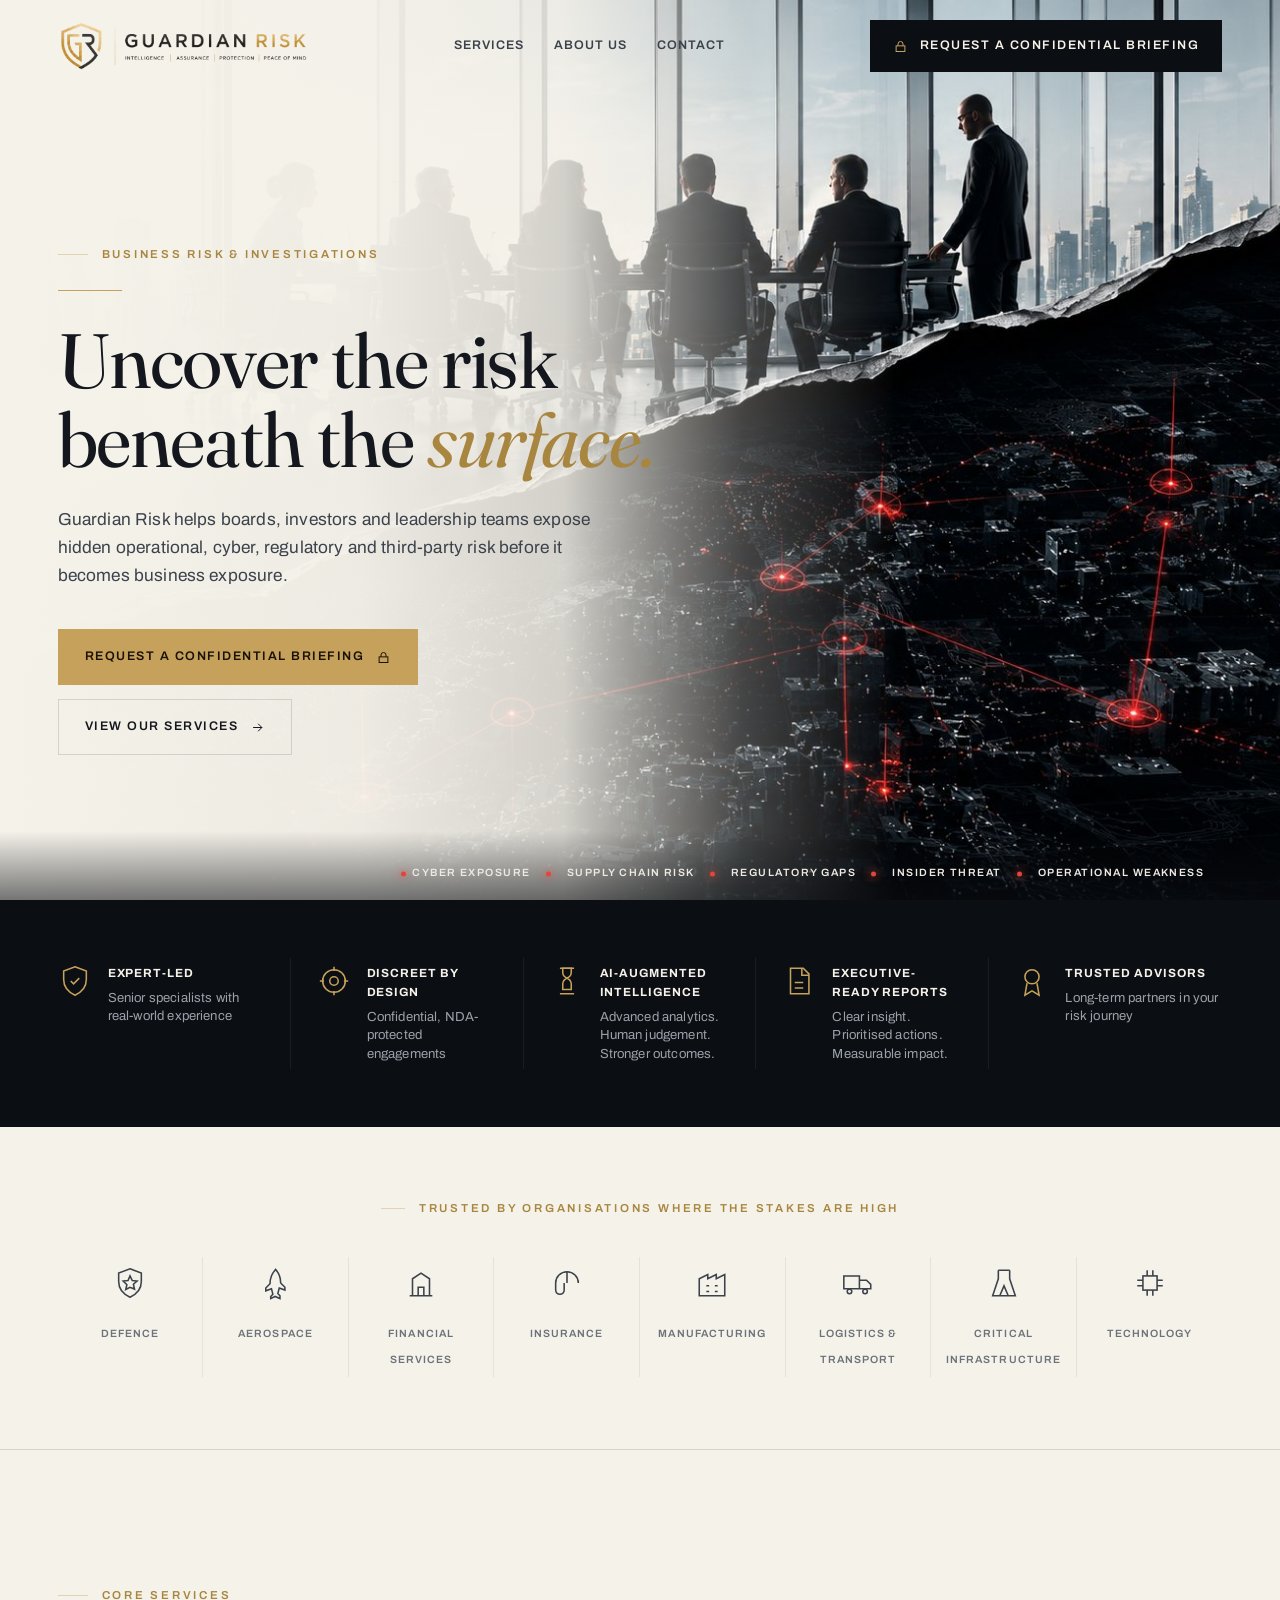
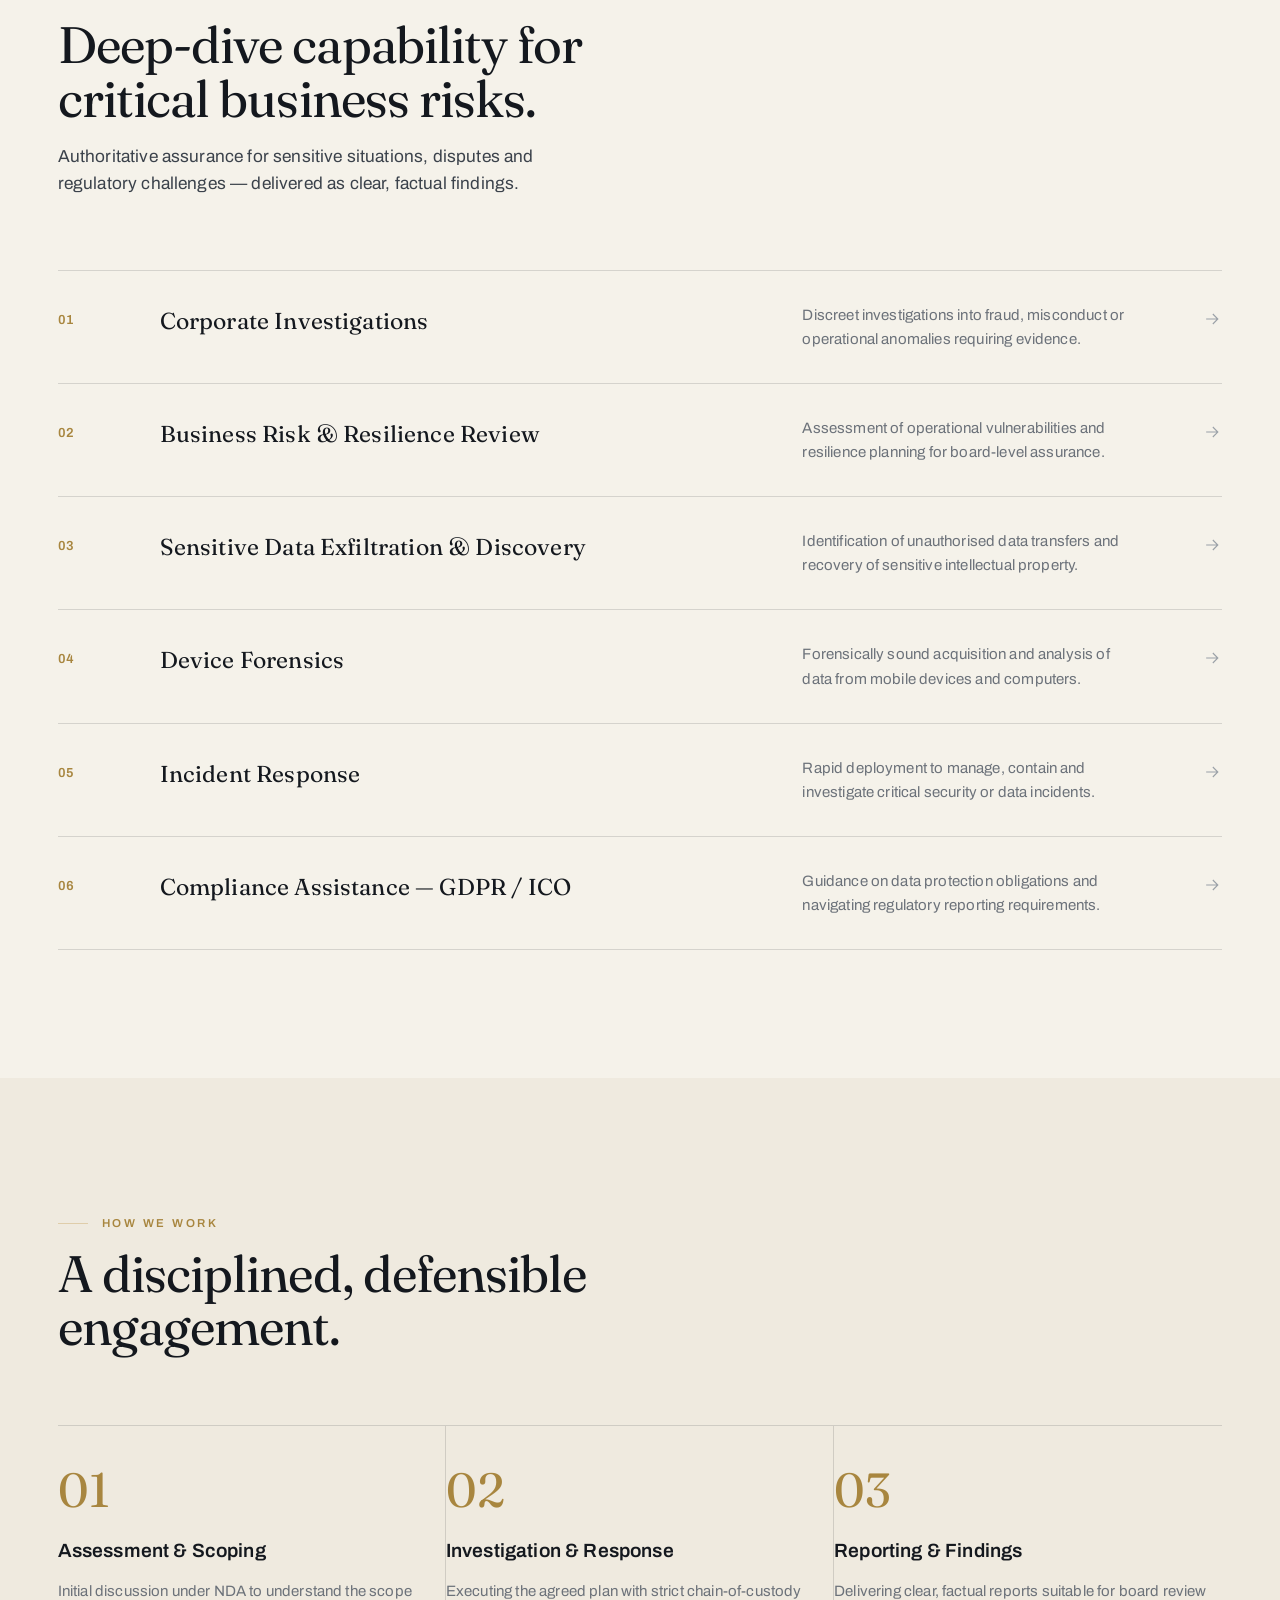
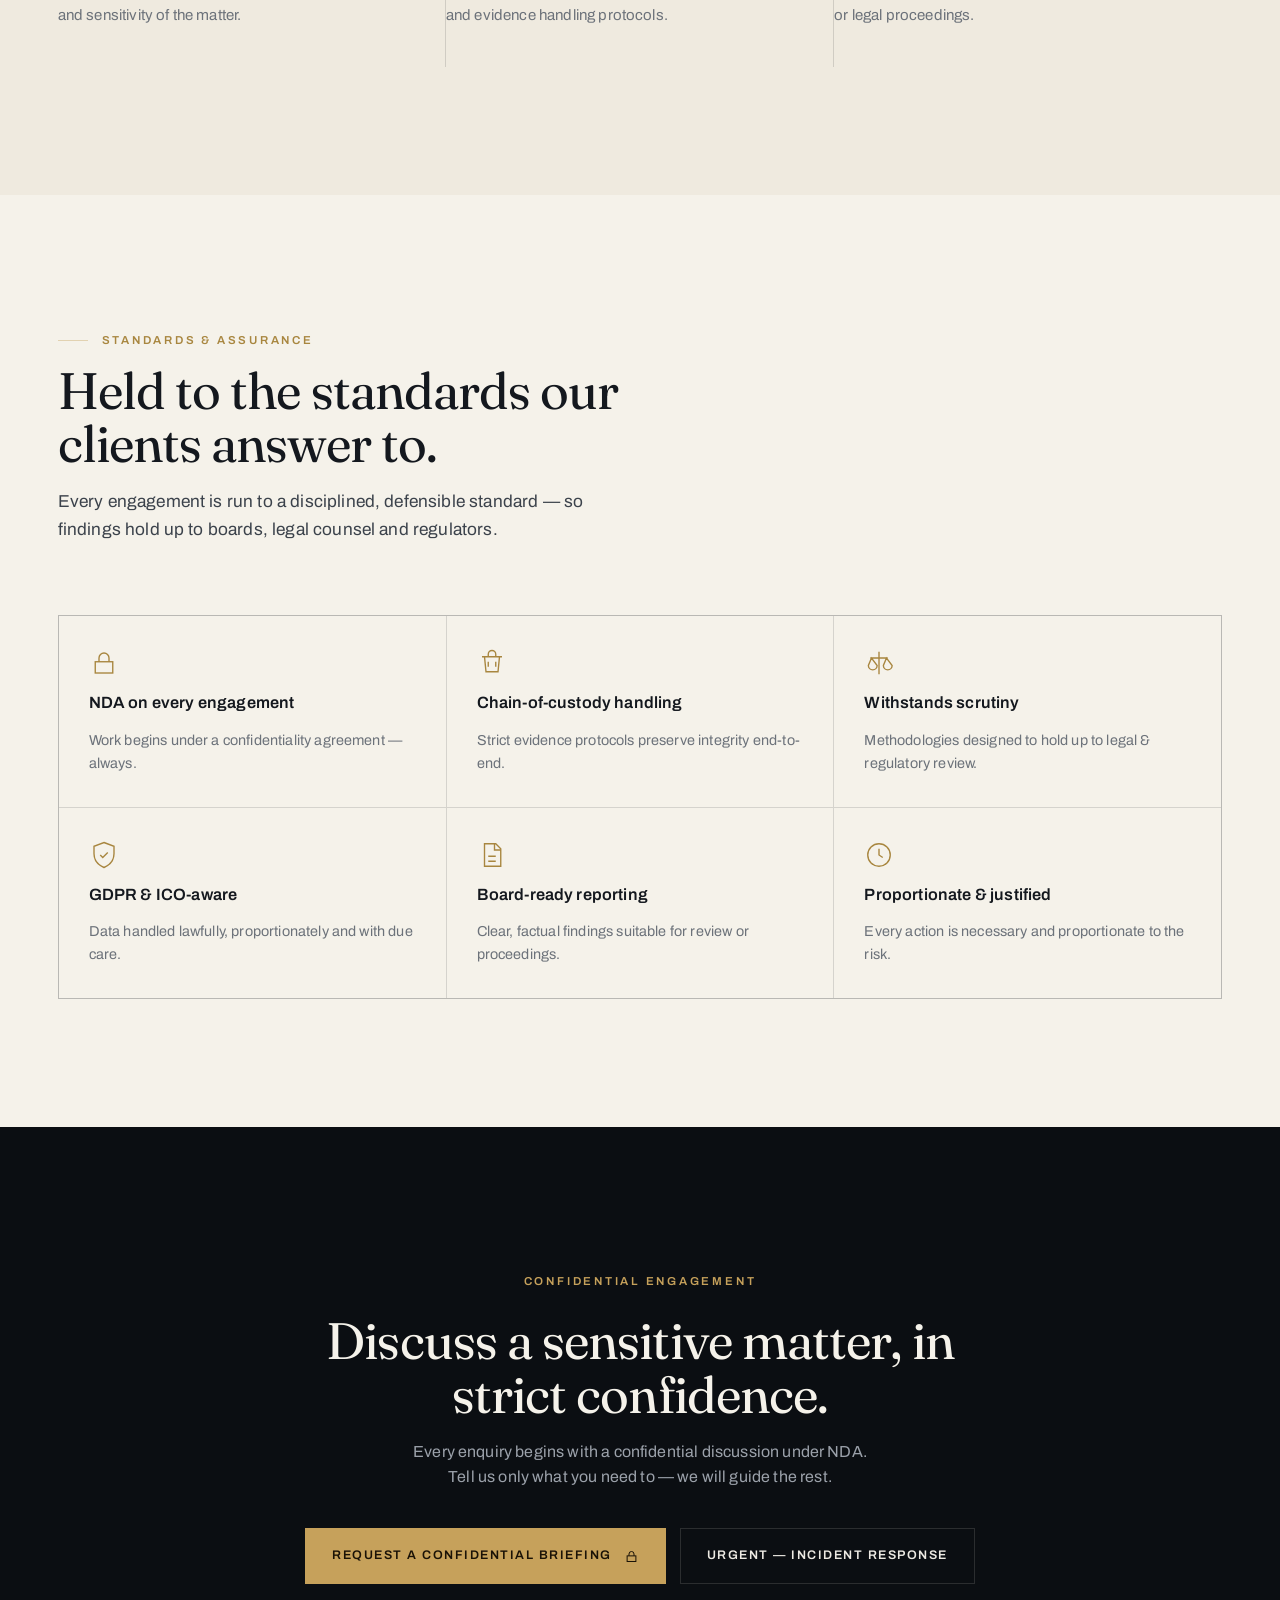
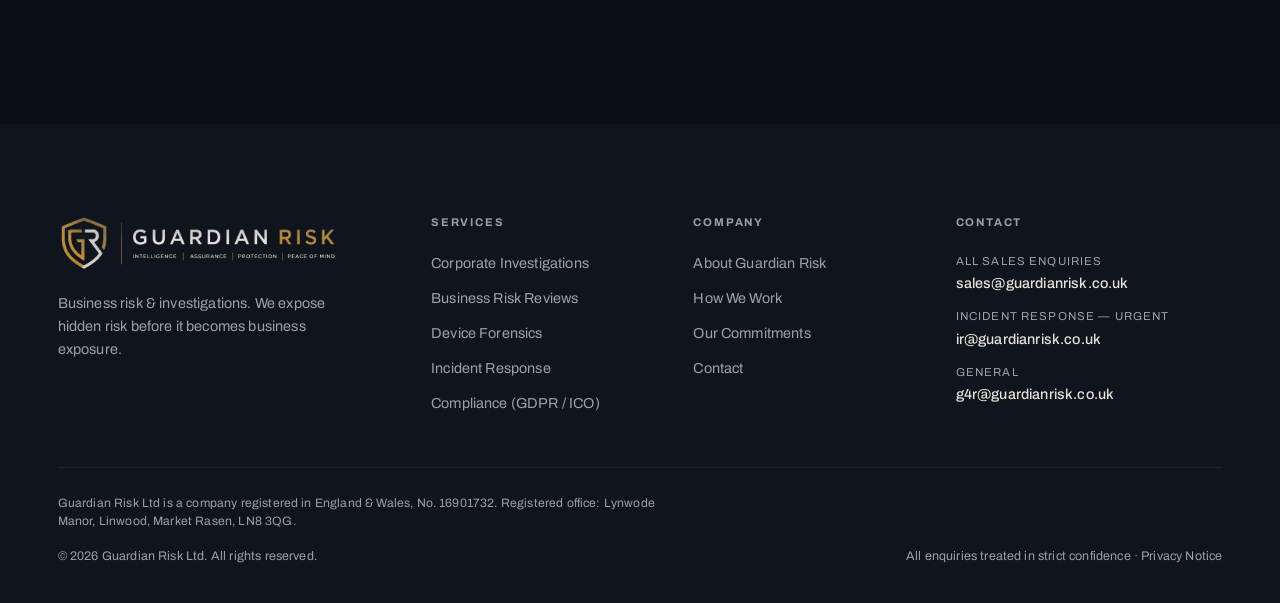
<file: index.html>
<!DOCTYPE html>
<html lang="en">
<head>
  <meta charset="UTF-8" />
  <meta name="viewport" content="width=device-width, initial-scale=1.0" />
  <title>Guardian Risk Ltd | Business Risk &amp; Investigations</title>
  <meta name="description" content="Guardian Risk helps boards, investors and leadership teams expose hidden operational, cyber, regulatory and third-party risk before it becomes business exposure." />
  <link rel="canonical" href="https://guardian-risk-v2.maxnova.co.uk/" />
  <meta name="theme-color" content="#0B0E12" />
  <meta property="og:type" content="website" />
  <meta property="og:site_name" content="Guardian Risk Ltd" />
  <meta property="og:title" content="Guardian Risk Ltd | Business Risk &amp; Investigations" />
  <meta property="og:description" content="Discreet corporate investigations and business risk assurance for boards, legal counsel and regulated organisations." />
  <meta property="og:url" content="https://guardian-risk-v2.maxnova.co.uk/" />
  <meta property="og:image" content="https://guardian-risk-v2.maxnova.co.uk/assets/img/og-image.jpg" />
  <meta property="og:image:width" content="1200" />
  <meta property="og:image:height" content="630" />
  <meta name="twitter:card" content="summary_large_image" />
  <meta name="twitter:title" content="Guardian Risk Ltd | Business Risk &amp; Investigations" />
  <meta name="twitter:description" content="Discreet corporate investigations and business risk assurance for boards, legal counsel and regulated organisations." />
  <meta name="twitter:image" content="https://guardian-risk-v2.maxnova.co.uk/assets/img/og-image.jpg" />
  <link rel="icon" href="/favicon.ico" sizes="any" />
  <link rel="icon" type="image/png" sizes="32x32" href="/assets/img/favicon-32.png?v=1" />
  <link rel="apple-touch-icon" href="/assets/img/apple-touch-icon.png?v=1" />
  <link rel="preconnect" href="https://fonts.googleapis.com" />
  <link rel="preconnect" href="https://fonts.gstatic.com" crossorigin />
  <link href="https://fonts.googleapis.com/css2?family=Fraunces:ital,opsz,wght@0,9..144,400;0,9..144,500;1,9..144,400&family=Archivo:wght@400;500;600;700&display=swap" rel="stylesheet" />
  <link rel="stylesheet" href="/css/guardian.css?v=3" />
  <script type="application/ld+json">
  {
    "@context": "https://schema.org",
    "@type": "ProfessionalService",
    "name": "Guardian Risk Ltd",
    "alternateName": "Guardian Risk",
    "description": "Discreet corporate investigations, business risk assurance, digital forensics and incident response for boards, legal counsel and regulated organisations.",
    "url": "https://guardian-risk-v2.maxnova.co.uk/",
    "image": "https://guardian-risk-v2.maxnova.co.uk/assets/img/og-image.jpg",
    "email": "sales@guardianrisk.co.uk",
    "areaServed": "GB",
    "identifier": { "@type": "PropertyValue", "name": "Company Number", "value": "16901732" },
    "address": {
      "@type": "PostalAddress",
      "streetAddress": "Lynwode Manor, Linwood",
      "addressLocality": "Market Rasen",
      "addressRegion": "Lincolnshire",
      "postalCode": "LN8 3QG",
      "addressCountry": "GB"
    },
    "knowsAbout": ["Corporate investigations", "Business risk", "Digital forensics", "Incident response", "GDPR compliance", "Open-source intelligence"]
  }
  </script>
</head>
<body>

  <!-- ===== Header ===== -->
  <header class="site-header">
    <div class="wrap header-inner">
      <a class="brand" href="/index.html" aria-label="Guardian Risk — Business Risk &amp; Investigations">
        <img class="brand-logo" src="/assets/img/logo.png?v=1" width="1436" height="297" alt="Guardian Risk — Business Risk &amp; Investigations" />
      </a>

      <nav class="nav" aria-label="Primary">
        <a href="/services.html">Services</a>
        <a href="/about.html">About Us</a>
        <a href="/contact.html">Contact</a>
      </nav>

      <div class="header-cta">
        <a class="btn btn--dark" href="/contact.html">
          <svg class="lock" viewBox="0 0 24 24" fill="none" stroke="currentColor" stroke-width="1.6"><rect x="5" y="11" width="14" height="9"/><path d="M8 11V8a4 4 0 0 1 8 0v3"/></svg>
          Request a Confidential Briefing
        </a>
      </div>
      <button class="nav-toggle" aria-label="Toggle menu" aria-expanded="false"><span></span><span></span></button>
    </div>
  </header>

  <!-- ===== Mobile nav ===== -->
  <nav class="mobile-nav" aria-label="Mobile">
    <a href="/services.html">Services</a>
    <a href="/about.html">About Us</a>
    <a href="/contact.html">Contact</a>
    <a class="btn btn--brass" href="/contact.html">Request a Confidential Briefing</a>
    <div class="m-contact">Urgent — <a href="mailto:ir@guardianrisk.co.uk">ir@guardianrisk.co.uk</a></div>
  </nav>

  <!-- ===== Hero ===== -->
  <section class="hero">
    <img class="hero-bg" src="/assets/img/hero.jpg" width="1719" height="915" fetchpriority="high" alt="Executives in a high-rise boardroom above a dark aerial city map marked with red risk nodes" />
    <div class="hero-scrim" aria-hidden="true"></div>
    <div class="wrap hero-inner">
      <div class="hero-copy">
        <span class="eyebrow reveal">Business Risk &amp; Investigations</span>
        <span class="rule reveal" data-delay="60"></span>
        <h1 class="display reveal" data-delay="90">Uncover the risk beneath the <span class="brass">surface.</span></h1>
        <p class="lead reveal" data-delay="180">Guardian Risk helps boards, investors and leadership teams expose hidden operational, cyber, regulatory and third-party risk before it becomes business exposure.</p>
        <div class="hero-cta reveal" data-delay="270">
          <a class="btn btn--brass" href="/contact.html">Request a Confidential Briefing
            <svg viewBox="0 0 24 24" fill="none" stroke="currentColor" stroke-width="1.6"><rect x="5" y="11" width="14" height="9"/><path d="M8 11V8a4 4 0 0 1 8 0v3"/></svg></a>
          <a class="btn btn--outline" href="/services.html">View Our Services
            <svg viewBox="0 0 24 24" fill="none" stroke="currentColor" stroke-width="1.6"><path d="M5 12h14M13 6l6 6-6 6"/></svg></a>
        </div>
      </div>
    </div>
    <!-- Risk taxonomy strip -->
    <div class="hero-risks" aria-hidden="false">
      <span class="hr">Cyber Exposure</span>
      <span class="hr">Supply Chain Risk</span>
      <span class="hr">Regulatory Gaps</span>
      <span class="hr">Insider Threat</span>
      <span class="hr">Operational Weakness</span>
    </div>
  </section>

  <!-- ===== Value band ===== -->
  <section class="value-band">
    <div class="wrap value-grid" data-stagger>
      <div class="value reveal">
        <span class="ic"><svg viewBox="0 0 24 24"><path d="M12 2 L20 5 V11 C20 16.5 16.5 20 12 22 C7.5 20 4 16.5 4 11 V5 Z"/><path d="M9 12l2 2 4-4"/></svg></span>
        <div><div class="h">Expert-Led</div><div class="p">Senior specialists with real-world experience</div></div>
      </div>
      <div class="value reveal">
        <span class="ic"><svg viewBox="0 0 24 24"><circle cx="12" cy="12" r="8"/><circle cx="12" cy="12" r="3"/><path d="M12 2v3M12 19v3M2 12h3M19 12h3"/></svg></span>
        <div><div class="h">Discreet by Design</div><div class="p">Confidential, NDA-protected engagements</div></div>
      </div>
      <div class="value reveal">
        <span class="ic"><svg viewBox="0 0 24 24"><path d="M9 3h6v3a4 4 0 0 1-4 4 4 4 0 0 1 4 4v4H9v-4a4 4 0 0 1 4-4 4 4 0 0 1-4-4Z"/><path d="M7 3h10M7 21h10"/></svg></span>
        <div><div class="h">AI-Augmented Intelligence</div><div class="p">Advanced analytics. Human judgement. Stronger outcomes.</div></div>
      </div>
      <div class="value reveal">
        <span class="ic"><svg viewBox="0 0 24 24"><path d="M6 3h9l4 4v14H6z"/><path d="M14 3v5h5M9 13h6M9 17h6"/></svg></span>
        <div><div class="h">Executive-Ready Reports</div><div class="p">Clear insight. Prioritised actions. Measurable impact.</div></div>
      </div>
      <div class="value reveal">
        <span class="ic"><svg viewBox="0 0 24 24"><circle cx="12" cy="9" r="5"/><path d="M8.5 13.5L7 22l5-3 5 3-1.5-8.5"/></svg></span>
        <div><div class="h">Trusted Advisors</div><div class="p">Long-term partners in your risk journey</div></div>
      </div>
    </div>
  </section>

  <!-- ===== Industries trust bar ===== -->
  <section class="industries" id="industries">
    <div class="wrap">
      <span class="eyebrow eyebrow--center reveal">Trusted by organisations where the stakes are high</span>
      <div class="ind-grid reveal" data-delay="90">
        <div class="ind"><span class="ic"><svg viewBox="0 0 24 24"><path d="M12 2 L20 5 V11 C20 16.5 16.5 20 12 22 C7.5 20 4 16.5 4 11 V5 Z"/><path d="M12 7l1.6 3.3 3.4.3-2.6 2.3.8 3.4L12 15l-3 1.6.8-3.4L7.2 10.6l3.4-.3z"/></svg></span><span class="l">Defence</span></div>
        <div class="ind"><span class="ic"><svg viewBox="0 0 24 24"><path d="M12 2c2.5 2.5 4 6 4 10l3 3v2l-4-1.5-1 4 1.5 1.5V23l-3.5-1.5L9 23v-1.5L10.5 20l-1-4L5.5 17.5v-2l3-3c0-4 1.5-7.5 4-10Z"/></svg></span><span class="l">Aerospace</span></div>
        <div class="ind"><span class="ic"><svg viewBox="0 0 24 24"><path d="M4 21h16M6 21V9l6-4 6 4v12M10 21v-6h4v6"/></svg></span><span class="l">Financial Services</span></div>
        <div class="ind"><span class="ic"><svg viewBox="0 0 24 24"><path d="M4 12a8 8 0 0 1 16 0M12 12V4M4 12v5a3 3 0 0 0 6 0v-5"/></svg></span><span class="l">Insurance</span></div>
        <div class="ind"><span class="ic"><svg viewBox="0 0 24 24"><path d="M3 21V9l6-3v3l6-3v3l6-3v15zM8 14h2M14 14h2M8 18h2M14 18h2"/></svg></span><span class="l">Manufacturing</span></div>
        <div class="ind"><span class="ic"><svg viewBox="0 0 24 24"><path d="M2 7h11v9H2zM13 10h5l3 3v3h-8z"/><circle cx="6" cy="18" r="1.6"/><circle cx="17" cy="18" r="1.6"/></svg></span><span class="l">Logistics &amp; Transport</span></div>
        <div class="ind"><span class="ic"><svg viewBox="0 0 24 24"><path d="M8 3v6l-4 12h16L16 9V3M8 3h8M9 21l3-7 3 7"/></svg></span><span class="l">Critical Infrastructure</span></div>
        <div class="ind"><span class="ic"><svg viewBox="0 0 24 24"><rect x="7" y="7" width="10" height="10"/><path d="M10 3v4M14 3v4M10 17v4M14 17v4M3 10h4M3 14h4M17 10h4M17 14h4"/></svg></span><span class="l">Technology</span></div>
      </div>
    </div>
  </section>

  <!-- ===== Services ===== -->
  <section class="section" id="services">
    <div class="wrap">
      <div class="section-head reveal">
        <span class="eyebrow">Core Services</span>
        <h2 class="display">Deep-dive capability for critical business risks.</h2>
        <p class="lead">Authoritative assurance for sensitive situations, disputes and regulatory challenges — delivered as clear, factual findings.</p>
      </div>
      <div class="svc-grid" data-stagger>
        <div class="svc-row reveal"><span class="num">01</span><h3>Corporate Investigations</h3><p>Discreet investigations into fraud, misconduct or operational anomalies requiring evidence.</p><span class="arrow"><svg viewBox="0 0 24 24" fill="none" stroke="currentColor" stroke-width="1.3"><path d="M5 12h14M13 6l6 6-6 6"/></svg></span><a class="cover" href="/services.html#corporate-investigations" aria-label="Corporate Investigations"></a></div>
        <div class="svc-row reveal"><span class="num">02</span><h3>Business Risk &amp; Resilience Review</h3><p>Assessment of operational vulnerabilities and resilience planning for board-level assurance.</p><span class="arrow"><svg viewBox="0 0 24 24" fill="none" stroke="currentColor" stroke-width="1.3"><path d="M5 12h14M13 6l6 6-6 6"/></svg></span><a class="cover" href="/services.html#risk-review" aria-label="Business Risk and Resilience Review"></a></div>
        <div class="svc-row reveal"><span class="num">03</span><h3>Sensitive Data Exfiltration &amp; Discovery</h3><p>Identification of unauthorised data transfers and recovery of sensitive intellectual property.</p><span class="arrow"><svg viewBox="0 0 24 24" fill="none" stroke="currentColor" stroke-width="1.3"><path d="M5 12h14M13 6l6 6-6 6"/></svg></span><a class="cover" href="/services.html#data-exfiltration" aria-label="Sensitive Data Exfiltration and Discovery"></a></div>
        <div class="svc-row reveal"><span class="num">04</span><h3>Device Forensics</h3><p>Forensically sound acquisition and analysis of data from mobile devices and computers.</p><span class="arrow"><svg viewBox="0 0 24 24" fill="none" stroke="currentColor" stroke-width="1.3"><path d="M5 12h14M13 6l6 6-6 6"/></svg></span><a class="cover" href="/services.html#device-forensics" aria-label="Device Forensics"></a></div>
        <div class="svc-row reveal"><span class="num">05</span><h3>Incident Response</h3><p>Rapid deployment to manage, contain and investigate critical security or data incidents.</p><span class="arrow"><svg viewBox="0 0 24 24" fill="none" stroke="currentColor" stroke-width="1.3"><path d="M5 12h14M13 6l6 6-6 6"/></svg></span><a class="cover" href="/services.html#incident-response" aria-label="Incident Response"></a></div>
        <div class="svc-row reveal"><span class="num">06</span><h3>Compliance Assistance — GDPR / ICO</h3><p>Guidance on data protection obligations and navigating regulatory reporting requirements.</p><span class="arrow"><svg viewBox="0 0 24 24" fill="none" stroke="currentColor" stroke-width="1.3"><path d="M5 12h14M13 6l6 6-6 6"/></svg></span><a class="cover" href="/services.html#compliance" aria-label="Compliance Assistance"></a></div>
      </div>
    </div>
  </section>

  <!-- ===== How we work ===== -->
  <section class="section section--paper2" id="how-we-work">
    <div class="wrap">
      <div class="section-head reveal">
        <span class="eyebrow">How We Work</span>
        <h2 class="display">A disciplined, defensible engagement.</h2>
      </div>
      <div class="process" data-stagger>
        <div class="step reveal"><span class="num">01</span><h3>Assessment &amp; Scoping</h3><p>Initial discussion under NDA to understand the scope and sensitivity of the matter.</p></div>
        <div class="step reveal"><span class="num">02</span><h3>Investigation &amp; Response</h3><p>Executing the agreed plan with strict chain-of-custody and evidence handling protocols.</p></div>
        <div class="step reveal"><span class="num">03</span><h3>Reporting &amp; Findings</h3><p>Delivering clear, factual reports suitable for board review or legal proceedings.</p></div>
      </div>
    </div>
  </section>

  <!-- ===== Standards & Assurance ===== -->
  <section class="section" id="assurance">
    <div class="wrap">
      <div class="section-head reveal">
        <span class="eyebrow">Standards &amp; Assurance</span>
        <h2 class="display">Held to the standards our clients answer to.</h2>
        <p class="lead">Every engagement is run to a disciplined, defensible standard — so findings hold up to boards, legal counsel and regulators.</p>
      </div>
      <div class="assure-grid" data-stagger>
        <div class="assure reveal">
          <span class="ic"><svg viewBox="0 0 24 24"><rect x="5" y="11" width="14" height="9"/><path d="M8 11V8a4 4 0 0 1 8 0v3"/></svg></span>
          <div class="h">NDA on every engagement</div>
          <p>Work begins under a confidentiality agreement — always.</p>
        </div>
        <div class="assure reveal">
          <span class="ic"><svg viewBox="0 0 24 24"><path d="M4 7h16M6 7l1.2 12h9.6L18 7M9 11v4M15 11v4M9 7V5a3 3 0 0 1 6 0v2"/></svg></span>
          <div class="h">Chain-of-custody handling</div>
          <p>Strict evidence protocols preserve integrity end-to-end.</p>
        </div>
        <div class="assure reveal">
          <span class="ic"><svg viewBox="0 0 24 24"><path d="M12 3v18M5 8h14M6 8l-2.5 6a3.5 3.5 0 0 0 7 0Z M18 8l-2.5 6a3.5 3.5 0 0 0 7 0Z"/></svg></span>
          <div class="h">Withstands scrutiny</div>
          <p>Methodologies designed to hold up to legal &amp; regulatory review.</p>
        </div>
        <div class="assure reveal">
          <span class="ic"><svg viewBox="0 0 24 24"><path d="M12 2 L20 5 V11 C20 16.5 16.5 20 12 22 C7.5 20 4 16.5 4 11 V5 Z"/><path d="M9 12l2 2 4-4"/></svg></span>
          <div class="h">GDPR &amp; ICO-aware</div>
          <p>Data handled lawfully, proportionately and with due care.</p>
        </div>
        <div class="assure reveal">
          <span class="ic"><svg viewBox="0 0 24 24"><path d="M6 3h9l4 4v14H6z"/><path d="M14 3v5h5M9 13h6M9 17h6"/></svg></span>
          <div class="h">Board-ready reporting</div>
          <p>Clear, factual findings suitable for review or proceedings.</p>
        </div>
        <div class="assure reveal">
          <span class="ic"><svg viewBox="0 0 24 24"><circle cx="12" cy="12" r="9"/><path d="M12 7v5l3 2"/></svg></span>
          <div class="h">Proportionate &amp; justified</div>
          <p>Every action is necessary and proportionate to the risk.</p>
        </div>
      </div>
    </div>
  </section>

  <!-- ===== CTA ===== -->
  <section class="cta-band">
    <div class="wrap reveal">
      <span class="eyebrow eyebrow--plain eyebrow--light">Confidential Engagement</span>
      <h2 class="display">Discuss a sensitive matter, in strict confidence.</h2>
      <p>Every enquiry begins with a confidential discussion under NDA. Tell us only what you need to — we will guide the rest.</p>
      <div class="btn-row">
        <a class="btn btn--brass" href="/contact.html">Request a Confidential Briefing
          <svg viewBox="0 0 24 24" fill="none" stroke="currentColor" stroke-width="1.6"><rect x="5" y="11" width="14" height="9"/><path d="M8 11V8a4 4 0 0 1 8 0v3"/></svg></a>
        <a class="btn btn--outline" href="mailto:ir@guardianrisk.co.uk">Urgent — Incident Response</a>
      </div>
    </div>
  </section>

  <!-- ===== Footer ===== -->
  <footer class="site-footer">
    <div class="wrap">
      <div class="footer-top">
        <div class="footer-brand">
          <a class="brand" href="/index.html" aria-label="Guardian Risk">
        <img class="brand-logo" src="/assets/img/logo-light.png?v=1" width="1436" height="297" alt="Guardian Risk" />
      </a>
          <p>Business risk &amp; investigations. We expose hidden risk before it becomes business exposure.</p>
        </div>
        <div class="footer-col">
          <h4>Services</h4>
          <ul>
            <li><a href="/services.html#corporate-investigations">Corporate Investigations</a></li>
            <li><a href="/services.html#risk-review">Business Risk Reviews</a></li>
            <li><a href="/services.html#device-forensics">Device Forensics</a></li>
            <li><a href="/services.html#incident-response">Incident Response</a></li>
            <li><a href="/services.html#compliance">Compliance (GDPR / ICO)</a></li>
          </ul>
        </div>
        <div class="footer-col">
          <h4>Company</h4>
          <ul>
            <li><a href="/about.html">About Guardian Risk</a></li>
            <li><a href="/about.html#process">How We Work</a></li>
            <li><a href="/about.html#commitments">Our Commitments</a></li>
            <li><a href="/contact.html">Contact</a></li>
          </ul>
        </div>
        <div class="footer-col">
          <h4>Contact</h4>
          <ul>
            <li><span class="tagl">All Sales Enquiries</span><a class="em" href="mailto:sales@guardianrisk.co.uk">sales@guardianrisk.co.uk</a></li>
            <li><span class="tagl">Incident Response — Urgent</span><a class="em" href="mailto:ir@guardianrisk.co.uk">ir@guardianrisk.co.uk</a></li>
            <li><span class="tagl">General</span><a class="em" href="mailto:g4r@guardianrisk.co.uk">g4r@guardianrisk.co.uk</a></li>
          </ul>
        </div>
      </div>
      <div class="footer-legal">Guardian Risk Ltd is a company registered in England &amp; Wales, No.&nbsp;16901732. Registered office: Lynwode Manor, Linwood, Market Rasen, LN8&nbsp;3QG.</div>
      <div class="footer-bottom">
        <span>&copy; <span class="js-year">2026</span> Guardian Risk Ltd. All rights reserved.</span>
        <span>All enquiries treated in strict confidence &middot; <a href="/contact.html#privacy">Privacy Notice</a></span>
      </div>
    </div>
  </footer>

  <script src="/js/main.js?v=2"></script>
</body>
</html>
</file>
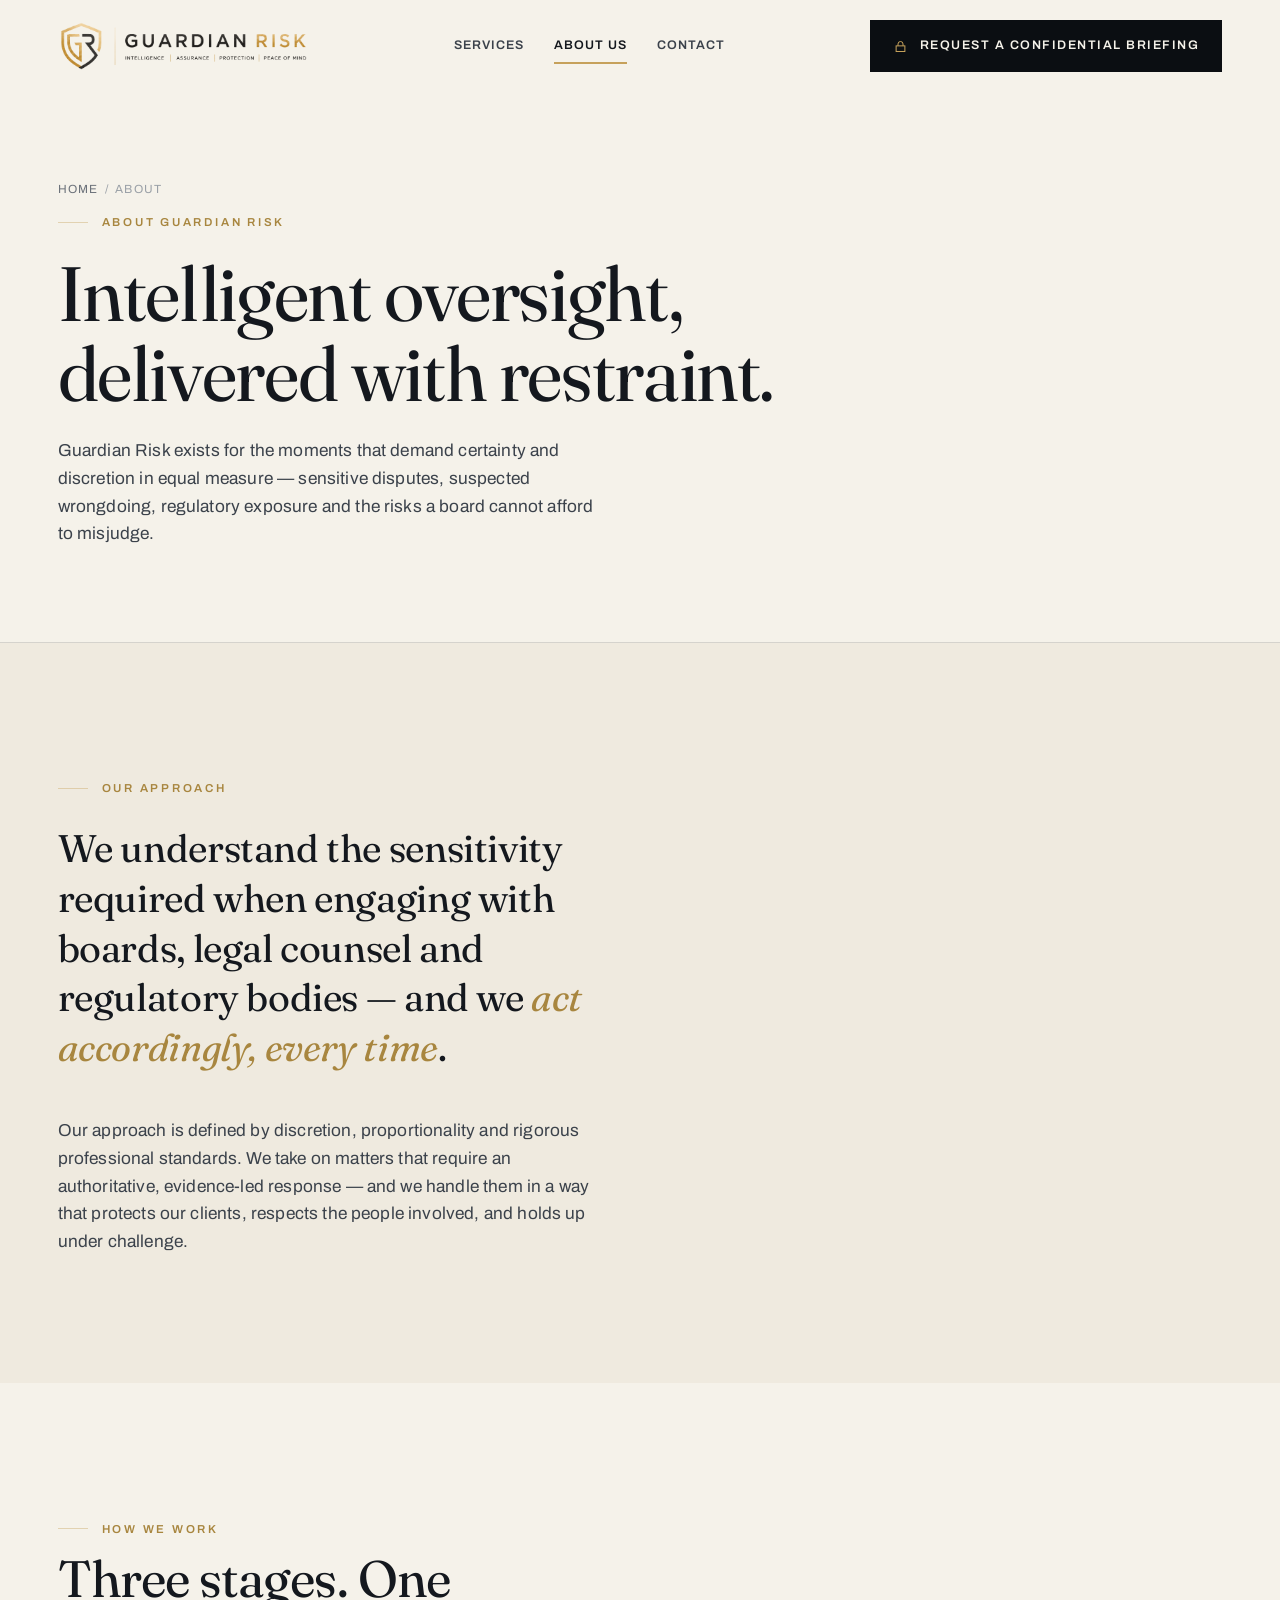
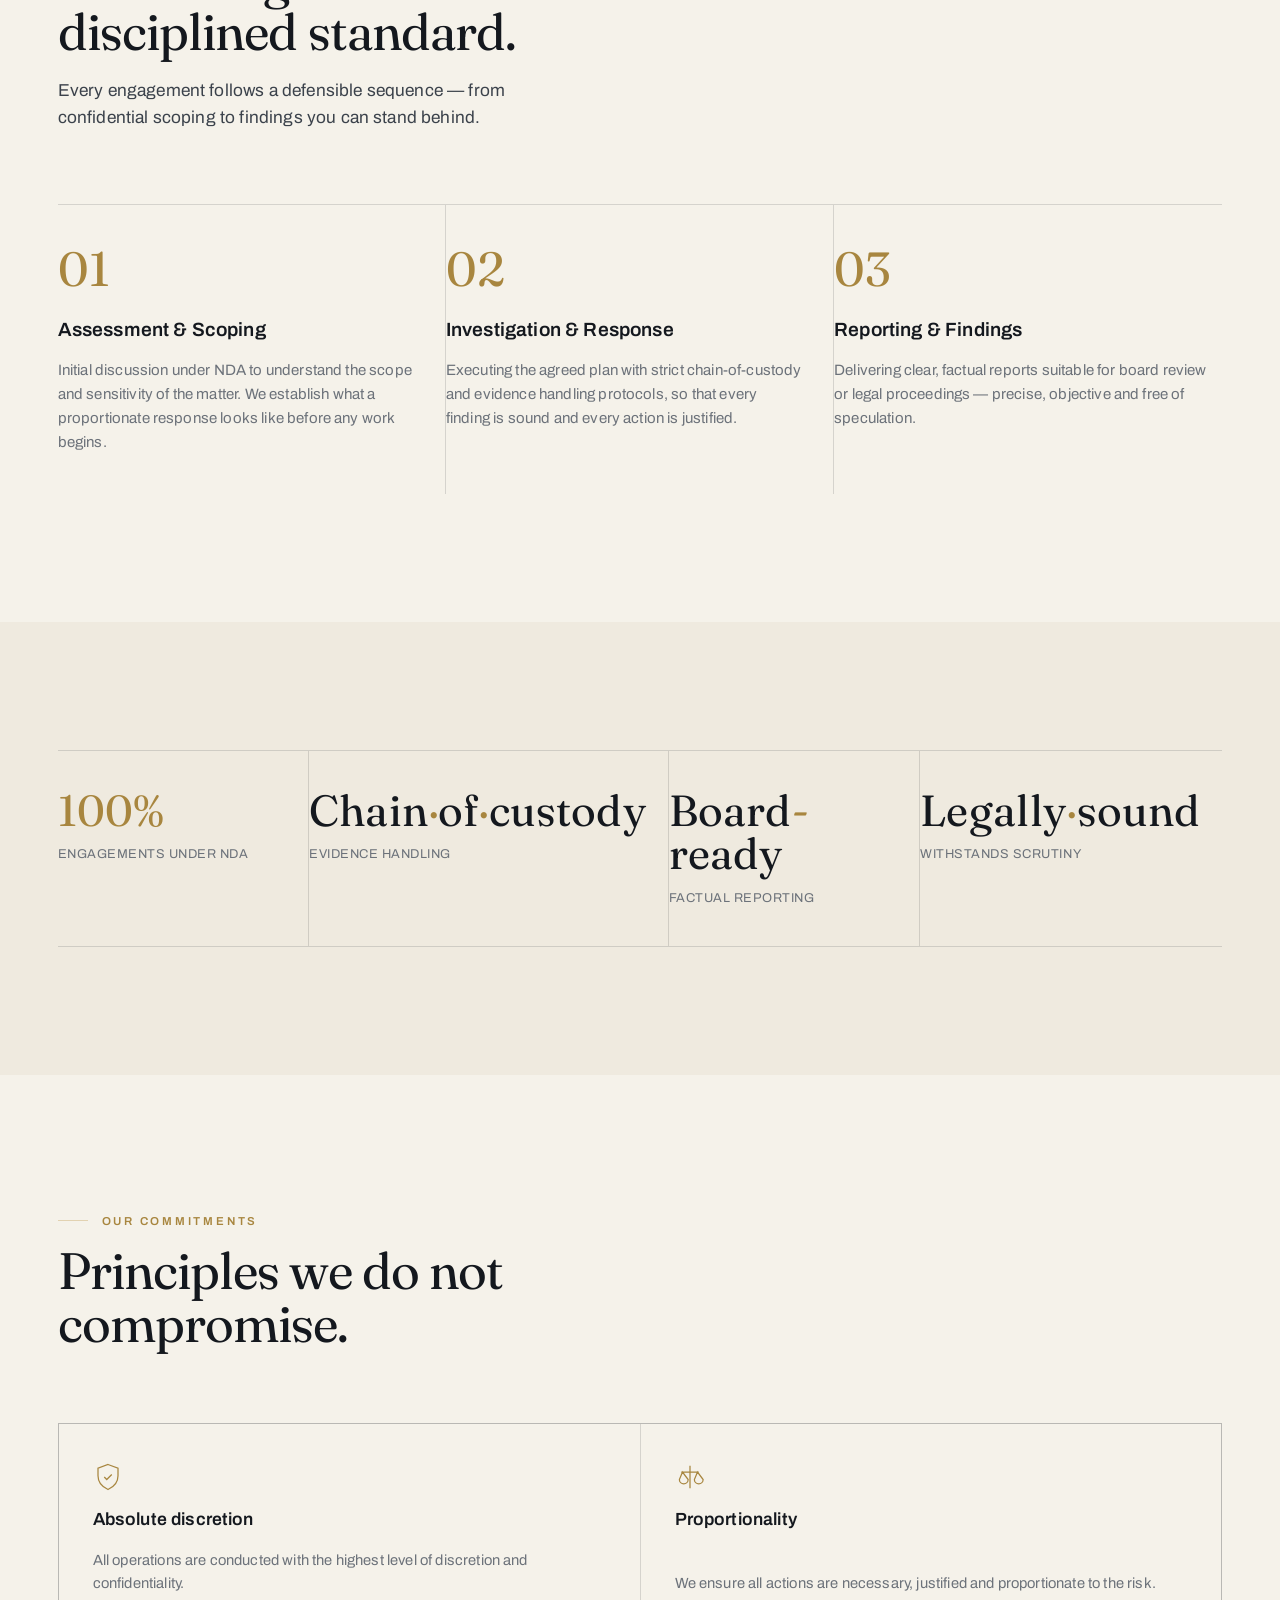
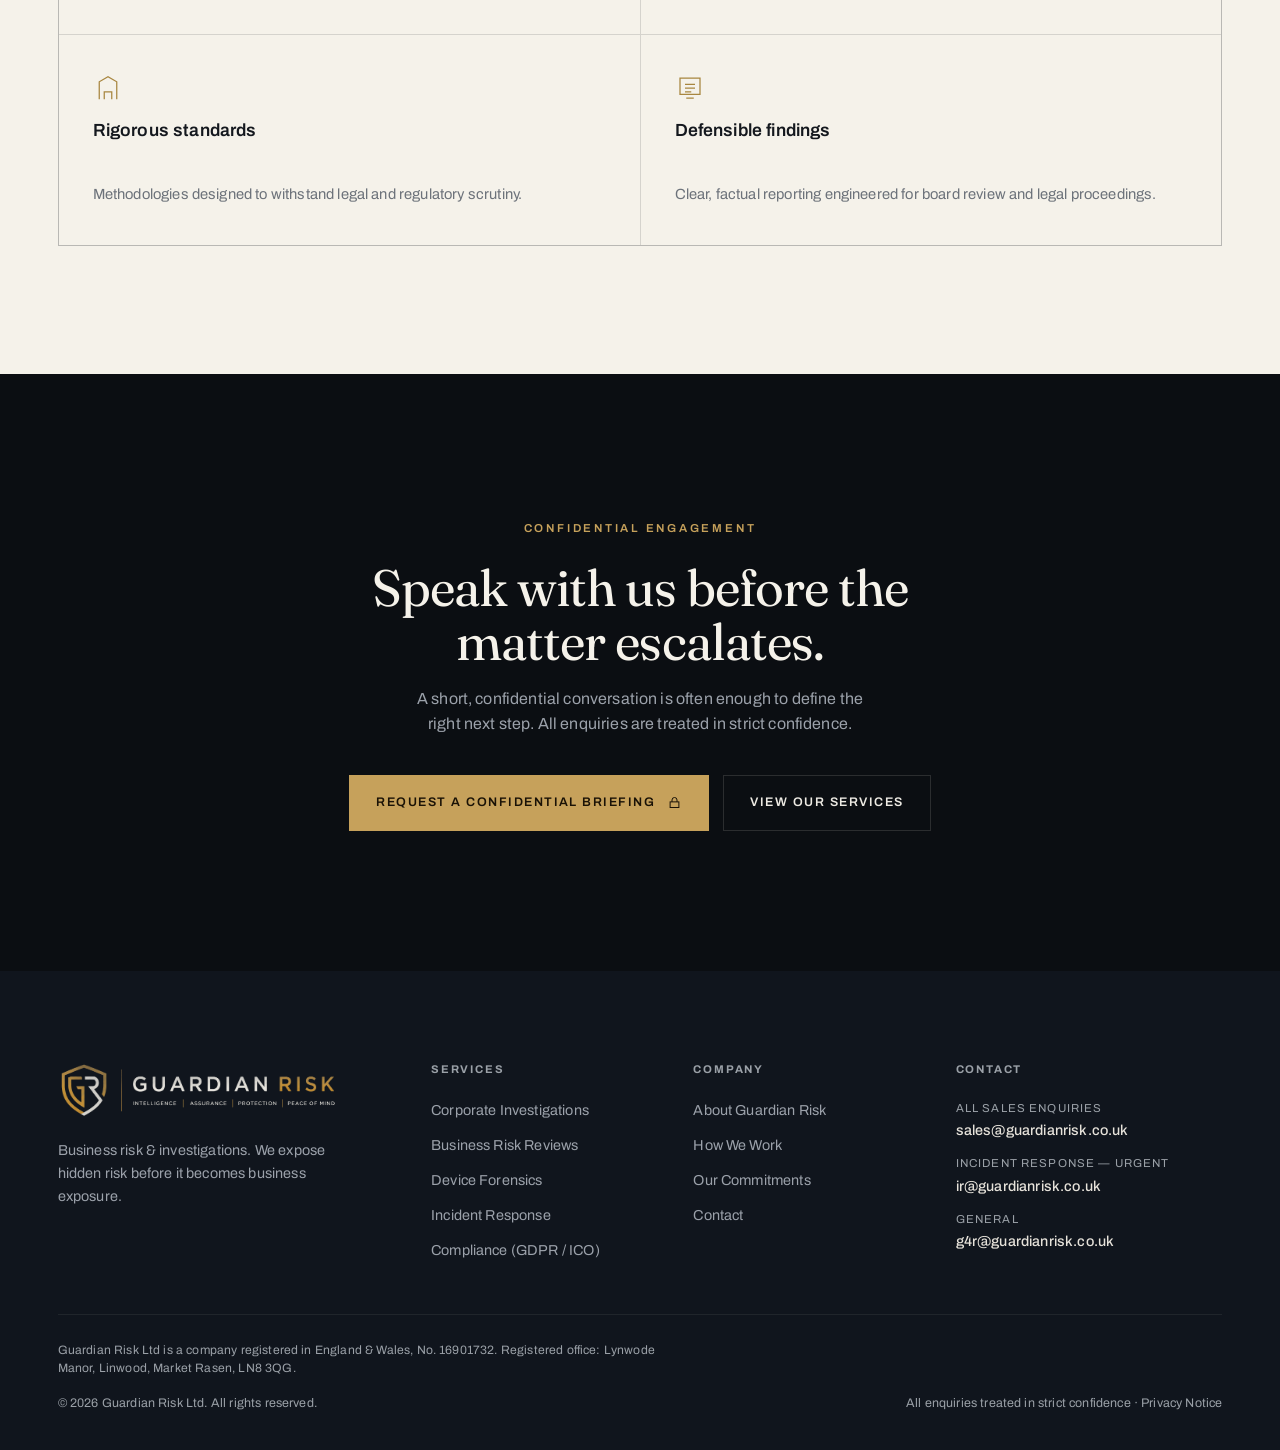
<file: about.html>
<!DOCTYPE html>
<html lang="en">
<head>
  <meta charset="UTF-8" />
  <meta name="viewport" content="width=device-width, initial-scale=1.0" />
  <title>About | Guardian Risk Ltd</title>
  <meta name="description" content="Guardian Risk conducts discreet corporate investigations and business risk assurance with proportionality, rigour and defensible methodology — trusted by boards, legal counsel and regulators." />
  <link rel="canonical" href="https://guardian-risk-v2.maxnova.co.uk/about.html" />
  <meta name="theme-color" content="#0B0E12" />
  <meta property="og:type" content="website" />
  <meta property="og:site_name" content="Guardian Risk Ltd" />
  <meta property="og:title" content="About | Guardian Risk Ltd" />
  <meta property="og:description" content="Intelligent oversight delivered with restraint — discretion, proportionality and rigorous, defensible methodology." />
  <meta property="og:url" content="https://guardian-risk-v2.maxnova.co.uk/about.html" />
  <meta property="og:image" content="https://guardian-risk-v2.maxnova.co.uk/assets/img/og-image.jpg" />
  <meta property="og:image:width" content="1200" />
  <meta property="og:image:height" content="630" />
  <meta name="twitter:card" content="summary_large_image" />
  <meta name="twitter:title" content="About | Guardian Risk Ltd" />
  <meta name="twitter:description" content="Intelligent oversight delivered with restraint — discretion, proportionality and rigorous, defensible methodology." />
  <meta name="twitter:image" content="https://guardian-risk-v2.maxnova.co.uk/assets/img/og-image.jpg" />
  <link rel="icon" href="/favicon.ico" sizes="any" />
  <link rel="icon" type="image/png" sizes="32x32" href="/assets/img/favicon-32.png?v=1" />
  <link rel="apple-touch-icon" href="/assets/img/apple-touch-icon.png?v=1" />
  <link rel="preconnect" href="https://fonts.googleapis.com" />
  <link rel="preconnect" href="https://fonts.gstatic.com" crossorigin />
  <link href="https://fonts.googleapis.com/css2?family=Fraunces:ital,opsz,wght@0,9..144,400;0,9..144,500;1,9..144,400&family=Archivo:wght@400;500;600;700&display=swap" rel="stylesheet" />
  <link rel="stylesheet" href="/css/guardian.css?v=3" />
</head>
<body>

  <header class="site-header">
    <div class="wrap header-inner">
      <a class="brand" href="/index.html" aria-label="Guardian Risk — Business Risk &amp; Investigations">
        <img class="brand-logo" src="/assets/img/logo.png?v=1" width="1436" height="297" alt="Guardian Risk — Business Risk &amp; Investigations" />
      </a>
      <nav class="nav" aria-label="Primary">
        <a href="/services.html">Services</a>
        <a href="/about.html" class="active">About Us</a>
        <a href="/contact.html">Contact</a>
      </nav>
      <div class="header-cta">
        <a class="btn btn--dark" href="/contact.html">
          <svg class="lock" viewBox="0 0 24 24" fill="none" stroke="currentColor" stroke-width="1.6"><rect x="5" y="11" width="14" height="9"/><path d="M8 11V8a4 4 0 0 1 8 0v3"/></svg>
          Request a Confidential Briefing</a>
      </div>
      <button class="nav-toggle" aria-label="Toggle menu" aria-expanded="false"><span></span><span></span></button>
    </div>
  </header>

  <nav class="mobile-nav" aria-label="Mobile">
    <a href="/services.html">Services</a>
    <a href="/about.html">About Us</a>
    <a href="/contact.html">Contact</a>
    <a class="btn btn--brass" href="/contact.html">Request a Confidential Briefing</a>
    <div class="m-contact">Urgent — <a href="mailto:ir@guardianrisk.co.uk">ir@guardianrisk.co.uk</a></div>
  </nav>

  <!-- Page hero -->
  <section class="page-hero">
    <div class="wrap">
      <div class="breadcrumb reveal"><a href="/index.html">Home</a> &nbsp;/&nbsp; About</div>
      <span class="eyebrow reveal" data-delay="60">About Guardian Risk</span>
      <h1 class="display reveal" data-delay="120">Intelligent oversight, delivered with restraint.</h1>
      <p class="lead reveal" data-delay="180">Guardian Risk exists for the moments that demand certainty and discretion in equal measure — sensitive disputes, suspected wrongdoing, regulatory exposure and the risks a board cannot afford to misjudge.</p>
    </div>
  </section>

  <!-- Approach -->
  <section class="section section--paper2">
    <div class="wrap">
      <span class="eyebrow reveal">Our Approach</span>
      <p class="statement reveal" data-delay="90" style="margin-top:26px;">We understand the sensitivity required when engaging with boards, legal counsel and regulatory bodies — and we <em>act accordingly, every time</em>.</p>
      <div class="reveal" data-delay="180" style="margin-top:44px;max-width:64ch;">
        <p class="lead">Our approach is defined by discretion, proportionality and rigorous professional standards. We take on matters that require an authoritative, evidence-led response — and we handle them in a way that protects our clients, respects the people involved, and holds up under challenge.</p>
      </div>
    </div>
  </section>

  <!-- Process -->
  <section class="section" id="process">
    <div class="wrap">
      <div class="section-head reveal">
        <span class="eyebrow">How We Work</span>
        <h2 class="display">Three stages. One disciplined standard.</h2>
        <p class="lead">Every engagement follows a defensible sequence — from confidential scoping to findings you can stand behind.</p>
      </div>
      <div class="process" data-stagger>
        <div class="step reveal"><span class="num">01</span><h3>Assessment &amp; Scoping</h3><p>Initial discussion under NDA to understand the scope and sensitivity of the matter. We establish what a proportionate response looks like before any work begins.</p></div>
        <div class="step reveal"><span class="num">02</span><h3>Investigation &amp; Response</h3><p>Executing the agreed plan with strict chain-of-custody and evidence handling protocols, so that every finding is sound and every action is justified.</p></div>
        <div class="step reveal"><span class="num">03</span><h3>Reporting &amp; Findings</h3><p>Delivering clear, factual reports suitable for board review or legal proceedings — precise, objective and free of speculation.</p></div>
      </div>
    </div>
  </section>

  <!-- Stats -->
  <section class="section section--paper2">
    <div class="wrap">
      <div class="stats reveal">
        <div class="stat"><div class="fig"><em>100%</em></div><div class="lab">Engagements under NDA</div></div>
        <div class="stat"><div class="fig">Chain<em>·</em>of<em>·</em>custody</div><div class="lab">Evidence handling</div></div>
        <div class="stat"><div class="fig">Board<em>-</em>ready</div><div class="lab">Factual reporting</div></div>
        <div class="stat"><div class="fig">Legally<em>·</em>sound</div><div class="lab">Withstands scrutiny</div></div>
      </div>
    </div>
  </section>

  <!-- Commitments -->
  <section class="section" id="commitments">
    <div class="wrap">
      <div class="section-head reveal">
        <span class="eyebrow">Our Commitments</span>
        <h2 class="display">Principles we do not compromise.</h2>
      </div>
      <div class="commit-grid" data-stagger>
        <div class="commit reveal">
          <span class="ico"><svg viewBox="0 0 24 24"><path d="M12 2 L20 5 V11 C20 16.5 16.5 20 12 22 C7.5 20 4 16.5 4 11 V5 Z"/><path d="M9 12l2 2 4-4"/></svg></span>
          <h3>Absolute discretion</h3>
          <p>All operations are conducted with the highest level of discretion and confidentiality.</p>
        </div>
        <div class="commit reveal">
          <span class="ico"><svg viewBox="0 0 24 24"><path d="M12 3 v18 M5 8 h14 M6 8 l-2.5 6 a3.5 3.5 0 0 0 7 0 Z M18 8 l-2.5 6 a3.5 3.5 0 0 0 7 0 Z"/></svg></span>
          <h3>Proportionality</h3>
          <p>We ensure all actions are necessary, justified and proportionate to the risk.</p>
        </div>
        <div class="commit reveal">
          <span class="ico"><svg viewBox="0 0 24 24"><path d="M5 21 V7 l7-4 7 4 v14 M9 21 v-6 h6 v6 M9 11 h.01 M15 11 h.01"/></svg></span>
          <h3>Rigorous standards</h3>
          <p>Methodologies designed to withstand legal and regulatory scrutiny.</p>
        </div>
        <div class="commit reveal">
          <span class="ico"><svg viewBox="0 0 24 24"><path d="M4 4 h16 v13 H4 Z M8 9 h8 M8 12 h8 M8 15 h5 M9 20 h6"/></svg></span>
          <h3>Defensible findings</h3>
          <p>Clear, factual reporting engineered for board review and legal proceedings.</p>
        </div>
      </div>
    </div>
  </section>

  <!-- CTA -->
  <section class="cta-band">
    <div class="wrap reveal">
      <span class="eyebrow eyebrow--plain eyebrow--light">Confidential Engagement</span>
      <h2 class="display">Speak with us before the matter escalates.</h2>
      <p>A short, confidential conversation is often enough to define the right next step. All enquiries are treated in strict confidence.</p>
      <div class="btn-row">
        <a class="btn btn--brass" href="/contact.html">Request a Confidential Briefing
          <svg viewBox="0 0 24 24" fill="none" stroke="currentColor" stroke-width="1.6"><rect x="5" y="11" width="14" height="9"/><path d="M8 11V8a4 4 0 0 1 8 0v3"/></svg></a>
        <a class="btn btn--outline" href="/services.html">View Our Services</a>
      </div>
    </div>
  </section>

  <footer class="site-footer">
    <div class="wrap">
      <div class="footer-top">
        <div class="footer-brand">
          <a class="brand" href="/index.html" aria-label="Guardian Risk">
        <img class="brand-logo" src="/assets/img/logo-light.png?v=1" width="1436" height="297" alt="Guardian Risk" />
      </a>
          <p>Business risk &amp; investigations. We expose hidden risk before it becomes business exposure.</p>
        </div>
        <div class="footer-col">
          <h4>Services</h4>
          <ul>
            <li><a href="/services.html#corporate-investigations">Corporate Investigations</a></li>
            <li><a href="/services.html#risk-review">Business Risk Reviews</a></li>
            <li><a href="/services.html#device-forensics">Device Forensics</a></li>
            <li><a href="/services.html#incident-response">Incident Response</a></li>
            <li><a href="/services.html#compliance">Compliance (GDPR / ICO)</a></li>
          </ul>
        </div>
        <div class="footer-col">
          <h4>Company</h4>
          <ul>
            <li><a href="/about.html">About Guardian Risk</a></li>
            <li><a href="/about.html#process">How We Work</a></li>
            <li><a href="/about.html#commitments">Our Commitments</a></li>
            <li><a href="/contact.html">Contact</a></li>
          </ul>
        </div>
        <div class="footer-col">
          <h4>Contact</h4>
          <ul>
            <li><span class="tagl">All Sales Enquiries</span><a class="em" href="mailto:sales@guardianrisk.co.uk">sales@guardianrisk.co.uk</a></li>
            <li><span class="tagl">Incident Response — Urgent</span><a class="em" href="mailto:ir@guardianrisk.co.uk">ir@guardianrisk.co.uk</a></li>
            <li><span class="tagl">General</span><a class="em" href="mailto:g4r@guardianrisk.co.uk">g4r@guardianrisk.co.uk</a></li>
          </ul>
        </div>
      </div>
      <div class="footer-legal">Guardian Risk Ltd is a company registered in England &amp; Wales, No.&nbsp;16901732. Registered office: Lynwode Manor, Linwood, Market Rasen, LN8&nbsp;3QG.</div>
      <div class="footer-bottom">
        <span>&copy; <span class="js-year">2026</span> Guardian Risk Ltd. All rights reserved.</span>
        <span>All enquiries treated in strict confidence &middot; <a href="/contact.html#privacy">Privacy Notice</a></span>
      </div>
    </div>
  </footer>

  <script src="/js/main.js?v=2"></script>
</body>
</html>
</file>
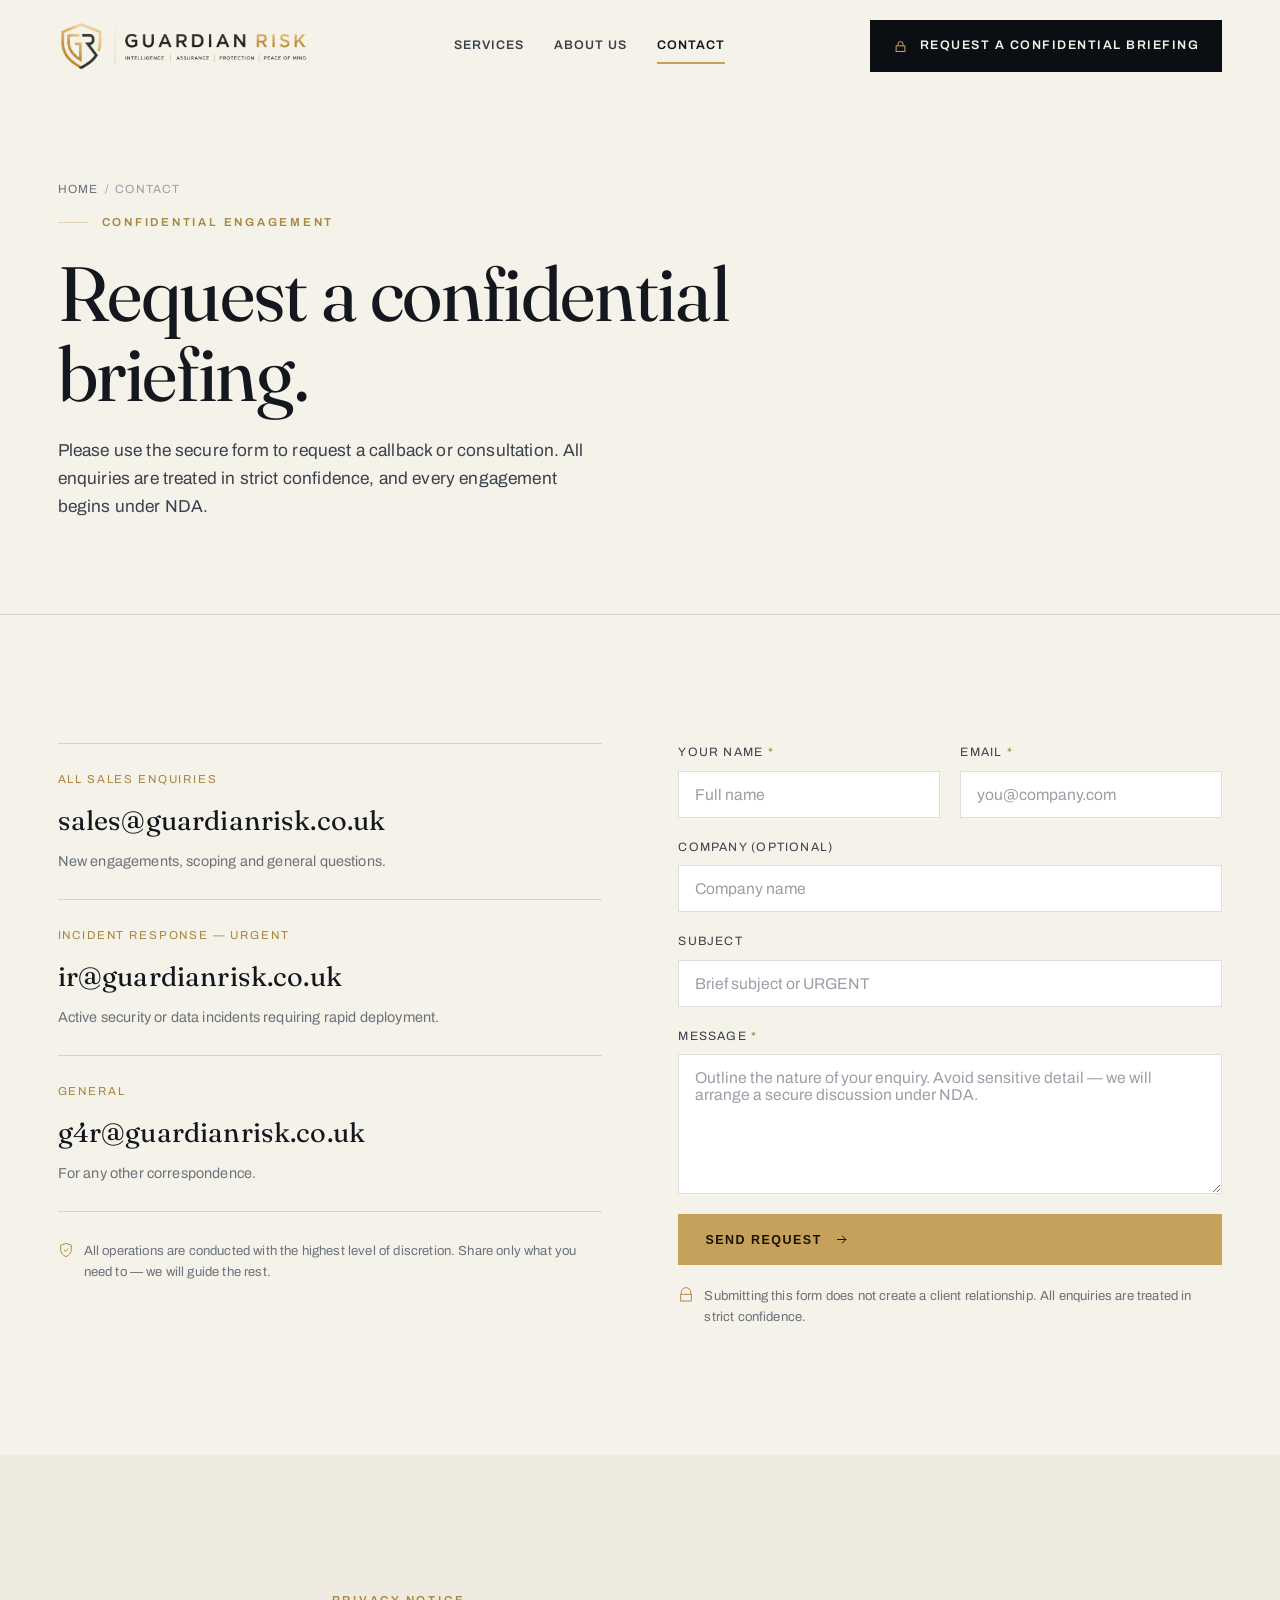
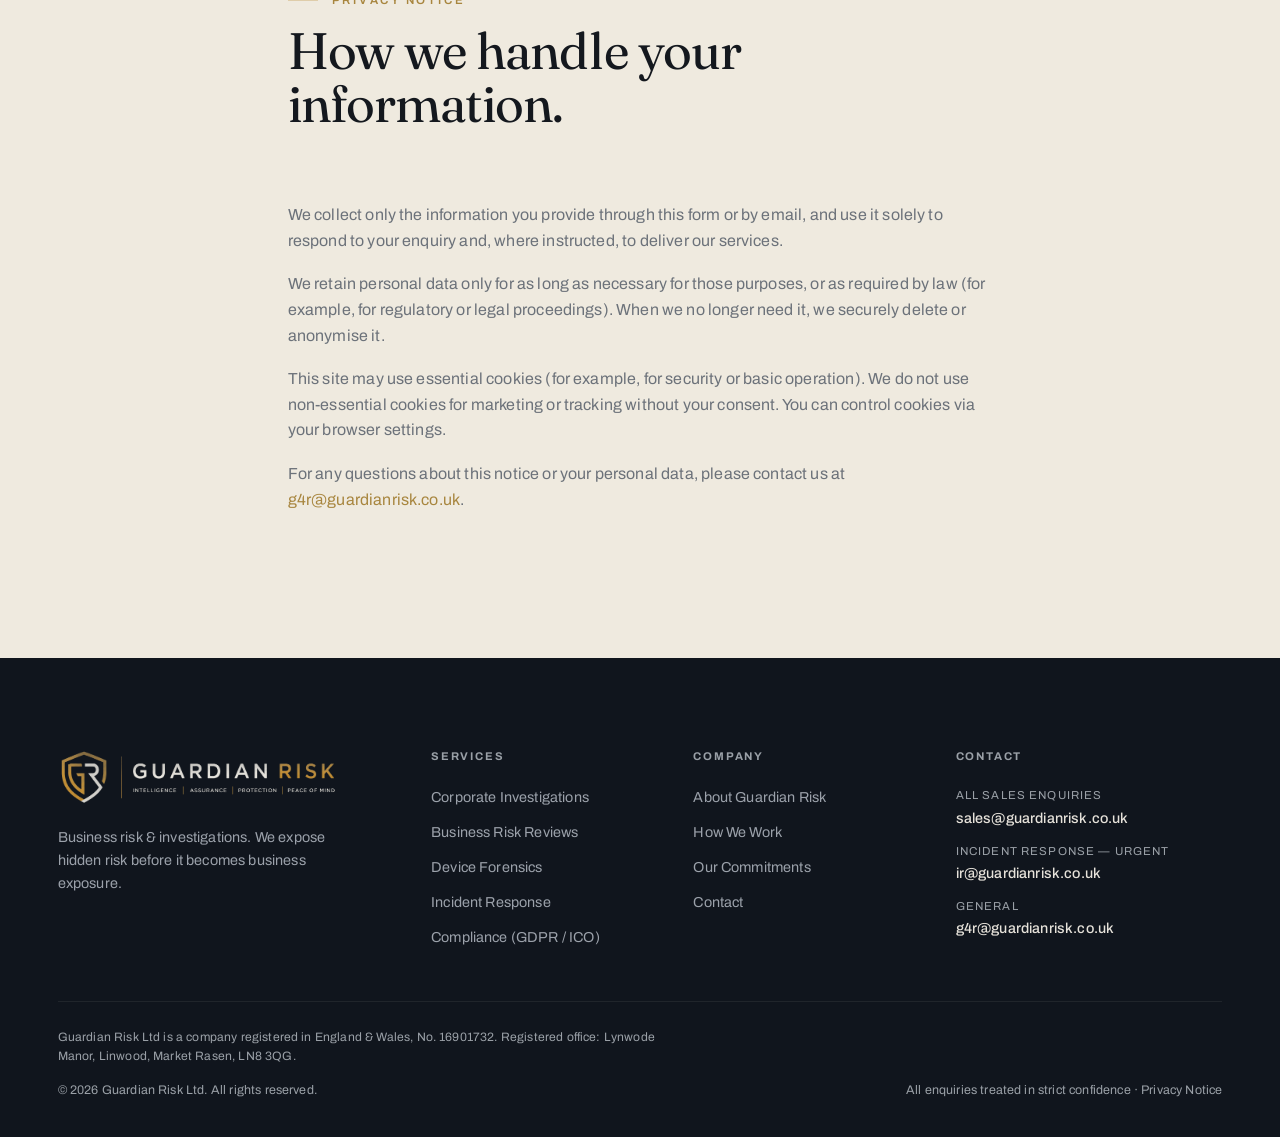
<file: contact.html>
<!DOCTYPE html>
<html lang="en">
<head>
  <meta charset="UTF-8" />
  <meta name="viewport" content="width=device-width, initial-scale=1.0" />
  <title>Contact | Guardian Risk Ltd</title>
  <meta name="description" content="Request a confidential consultation with Guardian Risk. All enquiries are treated in strict confidence. Urgent incident response: ir@guardianrisk.co.uk." />
  <link rel="canonical" href="https://guardian-risk-v2.maxnova.co.uk/contact.html" />
  <meta name="theme-color" content="#0B0E12" />
  <meta property="og:type" content="website" />
  <meta property="og:site_name" content="Guardian Risk Ltd" />
  <meta property="og:title" content="Contact | Guardian Risk Ltd" />
  <meta property="og:description" content="Request a confidential briefing. All enquiries are treated in strict confidence and every engagement begins under NDA." />
  <meta property="og:url" content="https://guardian-risk-v2.maxnova.co.uk/contact.html" />
  <meta property="og:image" content="https://guardian-risk-v2.maxnova.co.uk/assets/img/og-image.jpg" />
  <meta property="og:image:width" content="1200" />
  <meta property="og:image:height" content="630" />
  <meta name="twitter:card" content="summary_large_image" />
  <meta name="twitter:title" content="Contact | Guardian Risk Ltd" />
  <meta name="twitter:description" content="Request a confidential briefing. All enquiries are treated in strict confidence and every engagement begins under NDA." />
  <meta name="twitter:image" content="https://guardian-risk-v2.maxnova.co.uk/assets/img/og-image.jpg" />
  <link rel="icon" href="/favicon.ico" sizes="any" />
  <link rel="icon" type="image/png" sizes="32x32" href="/assets/img/favicon-32.png?v=1" />
  <link rel="apple-touch-icon" href="/assets/img/apple-touch-icon.png?v=1" />
  <link rel="preconnect" href="https://fonts.googleapis.com" />
  <link rel="preconnect" href="https://fonts.gstatic.com" crossorigin />
  <link href="https://fonts.googleapis.com/css2?family=Fraunces:ital,opsz,wght@0,9..144,400;0,9..144,500;1,9..144,400&family=Archivo:wght@400;500;600;700&display=swap" rel="stylesheet" />
  <link rel="stylesheet" href="/css/guardian.css?v=3" />
</head>
<body>

  <header class="site-header">
    <div class="wrap header-inner">
      <a class="brand" href="/index.html" aria-label="Guardian Risk — Business Risk &amp; Investigations">
        <img class="brand-logo" src="/assets/img/logo.png?v=1" width="1436" height="297" alt="Guardian Risk — Business Risk &amp; Investigations" />
      </a>
      <nav class="nav" aria-label="Primary">
        <a href="/services.html">Services</a>
        <a href="/about.html">About Us</a>
        <a href="/contact.html" class="active">Contact</a>
      </nav>
      <div class="header-cta">
        <a class="btn btn--dark" href="#request">
          <svg class="lock" viewBox="0 0 24 24" fill="none" stroke="currentColor" stroke-width="1.6"><rect x="5" y="11" width="14" height="9"/><path d="M8 11V8a4 4 0 0 1 8 0v3"/></svg>
          Request a Confidential Briefing</a>
      </div>
      <button class="nav-toggle" aria-label="Toggle menu" aria-expanded="false"><span></span><span></span></button>
    </div>
  </header>

  <nav class="mobile-nav" aria-label="Mobile">
    <a href="/services.html">Services</a>
    <a href="/about.html">About Us</a>
    <a href="/contact.html">Contact</a>
    <a class="btn btn--brass" href="#request">Request a Confidential Briefing</a>
    <div class="m-contact">Urgent — <a href="mailto:ir@guardianrisk.co.uk">ir@guardianrisk.co.uk</a></div>
  </nav>

  <!-- Page hero -->
  <section class="page-hero">
    <div class="wrap">
      <div class="breadcrumb reveal"><a href="/index.html">Home</a> &nbsp;/&nbsp; Contact</div>
      <span class="eyebrow reveal" data-delay="60">Confidential Engagement</span>
      <h1 class="display reveal" data-delay="120">Request a confidential briefing.</h1>
      <p class="lead reveal" data-delay="180">Please use the secure form to request a callback or consultation. All enquiries are treated in strict confidence, and every engagement begins under NDA.</p>
    </div>
  </section>

  <!-- Contact -->
  <section class="section" id="request">
    <div class="wrap contact-grid">

      <div class="reveal">
        <div class="contact-channels">
          <div class="channel">
            <div class="tag">All Sales Enquiries</div>
            <a class="em" href="mailto:sales@guardianrisk.co.uk">sales@guardianrisk.co.uk</a>
            <p>New engagements, scoping and general questions.</p>
          </div>
          <div class="channel">
            <div class="tag">Incident Response — Urgent</div>
            <a class="em" href="mailto:ir@guardianrisk.co.uk">ir@guardianrisk.co.uk</a>
            <p>Active security or data incidents requiring rapid deployment.</p>
          </div>
          <div class="channel">
            <div class="tag">General</div>
            <a class="em" href="mailto:g4r@guardianrisk.co.uk">g4r@guardianrisk.co.uk</a>
            <p>For any other correspondence.</p>
          </div>
        </div>
        <p class="form-note" style="margin-top:28px;">
          <svg viewBox="0 0 24 24" fill="none" stroke="currentColor" stroke-width="1.4"><path d="M12 2 L20 5 V11 C20 16.5 16.5 20 12 22 C7.5 20 4 16.5 4 11 V5 Z"/><path d="M9 12l2 2 4-4"/></svg>
          All operations are conducted with the highest level of discretion. Share only what you need to — we will guide the rest.
        </p>
      </div>

      <div class="reveal" data-delay="120">
        <form class="form" novalidate>
          <div class="form-row">
            <div class="field">
              <label for="name">Your name <span class="req">*</span></label>
              <input id="name" name="name" type="text" autocomplete="name" placeholder="Full name" required />
            </div>
            <div class="field">
              <label for="email">Email <span class="req">*</span></label>
              <input id="email" name="email" type="email" autocomplete="email" placeholder="you@company.com" required />
            </div>
          </div>
          <div class="field">
            <label for="company">Company (optional)</label>
            <input id="company" name="company" type="text" autocomplete="organization" placeholder="Company name" />
          </div>
          <div class="field">
            <label for="subject">Subject</label>
            <input id="subject" name="subject" type="text" placeholder="Brief subject or URGENT" />
          </div>
          <div class="field">
            <label for="message">Message <span class="req">*</span></label>
            <textarea id="message" name="message" placeholder="Outline the nature of your enquiry. Avoid sensitive detail — we will arrange a secure discussion under NDA." required></textarea>
          </div>
          <div class="hp" aria-hidden="true">
            <label for="company_url">Leave this empty</label>
            <input id="company_url" name="company_url" type="text" tabindex="-1" autocomplete="off" />
          </div>
          <div class="form-status" role="status" aria-live="polite"></div>
          <button class="btn btn--brass" type="submit">Send Request
            <svg viewBox="0 0 24 24" fill="none" stroke="currentColor" stroke-width="1.6"><path d="M5 12h14M13 6l6 6-6 6"/></svg></button>
          <p class="form-note">
            <svg viewBox="0 0 24 24" fill="none" stroke="currentColor" stroke-width="1.4"><path d="M5 11V8a7 7 0 0 1 14 0v3"/><rect x="4" y="11" width="16" height="10"/></svg>
            Submitting this form does not create a client relationship. All enquiries are treated in strict confidence.
          </p>
        </form>
      </div>
    </div>
  </section>

  <!-- Privacy -->
  <section class="section section--paper2" id="privacy">
    <div class="wrap" style="max-width:820px;">
      <div class="section-head reveal">
        <span class="eyebrow">Privacy Notice</span>
        <h2 class="display">How we handle your information.</h2>
      </div>
      <div class="prose reveal" data-delay="90">
        <p>We collect only the information you provide through this form or by email, and use it solely to respond to your enquiry and, where instructed, to deliver our services.</p>
        <p>We retain personal data only for as long as necessary for those purposes, or as required by law (for example, for regulatory or legal proceedings). When we no longer need it, we securely delete or anonymise it.</p>
        <p>This site may use essential cookies (for example, for security or basic operation). We do not use non-essential cookies for marketing or tracking without your consent. You can control cookies via your browser settings.</p>
        <p>For any questions about this notice or your personal data, please contact us at <a href="mailto:g4r@guardianrisk.co.uk">g4r@guardianrisk.co.uk</a>.</p>
      </div>
    </div>
  </section>

  <footer class="site-footer">
    <div class="wrap">
      <div class="footer-top">
        <div class="footer-brand">
          <a class="brand" href="/index.html" aria-label="Guardian Risk">
        <img class="brand-logo" src="/assets/img/logo-light.png?v=1" width="1436" height="297" alt="Guardian Risk" />
      </a>
          <p>Business risk &amp; investigations. We expose hidden risk before it becomes business exposure.</p>
        </div>
        <div class="footer-col">
          <h4>Services</h4>
          <ul>
            <li><a href="/services.html#corporate-investigations">Corporate Investigations</a></li>
            <li><a href="/services.html#risk-review">Business Risk Reviews</a></li>
            <li><a href="/services.html#device-forensics">Device Forensics</a></li>
            <li><a href="/services.html#incident-response">Incident Response</a></li>
            <li><a href="/services.html#compliance">Compliance (GDPR / ICO)</a></li>
          </ul>
        </div>
        <div class="footer-col">
          <h4>Company</h4>
          <ul>
            <li><a href="/about.html">About Guardian Risk</a></li>
            <li><a href="/about.html#process">How We Work</a></li>
            <li><a href="/about.html#commitments">Our Commitments</a></li>
            <li><a href="/contact.html">Contact</a></li>
          </ul>
        </div>
        <div class="footer-col">
          <h4>Contact</h4>
          <ul>
            <li><span class="tagl">All Sales Enquiries</span><a class="em" href="mailto:sales@guardianrisk.co.uk">sales@guardianrisk.co.uk</a></li>
            <li><span class="tagl">Incident Response — Urgent</span><a class="em" href="mailto:ir@guardianrisk.co.uk">ir@guardianrisk.co.uk</a></li>
            <li><span class="tagl">General</span><a class="em" href="mailto:g4r@guardianrisk.co.uk">g4r@guardianrisk.co.uk</a></li>
          </ul>
        </div>
      </div>
      <div class="footer-legal">Guardian Risk Ltd is a company registered in England &amp; Wales, No.&nbsp;16901732. Registered office: Lynwode Manor, Linwood, Market Rasen, LN8&nbsp;3QG.</div>
      <div class="footer-bottom">
        <span>&copy; <span class="js-year">2026</span> Guardian Risk Ltd. All rights reserved.</span>
        <span>All enquiries treated in strict confidence &middot; <a href="#privacy">Privacy Notice</a></span>
      </div>
    </div>
  </footer>

  <script src="/js/main.js?v=2"></script>
</body>
</html>
</file>
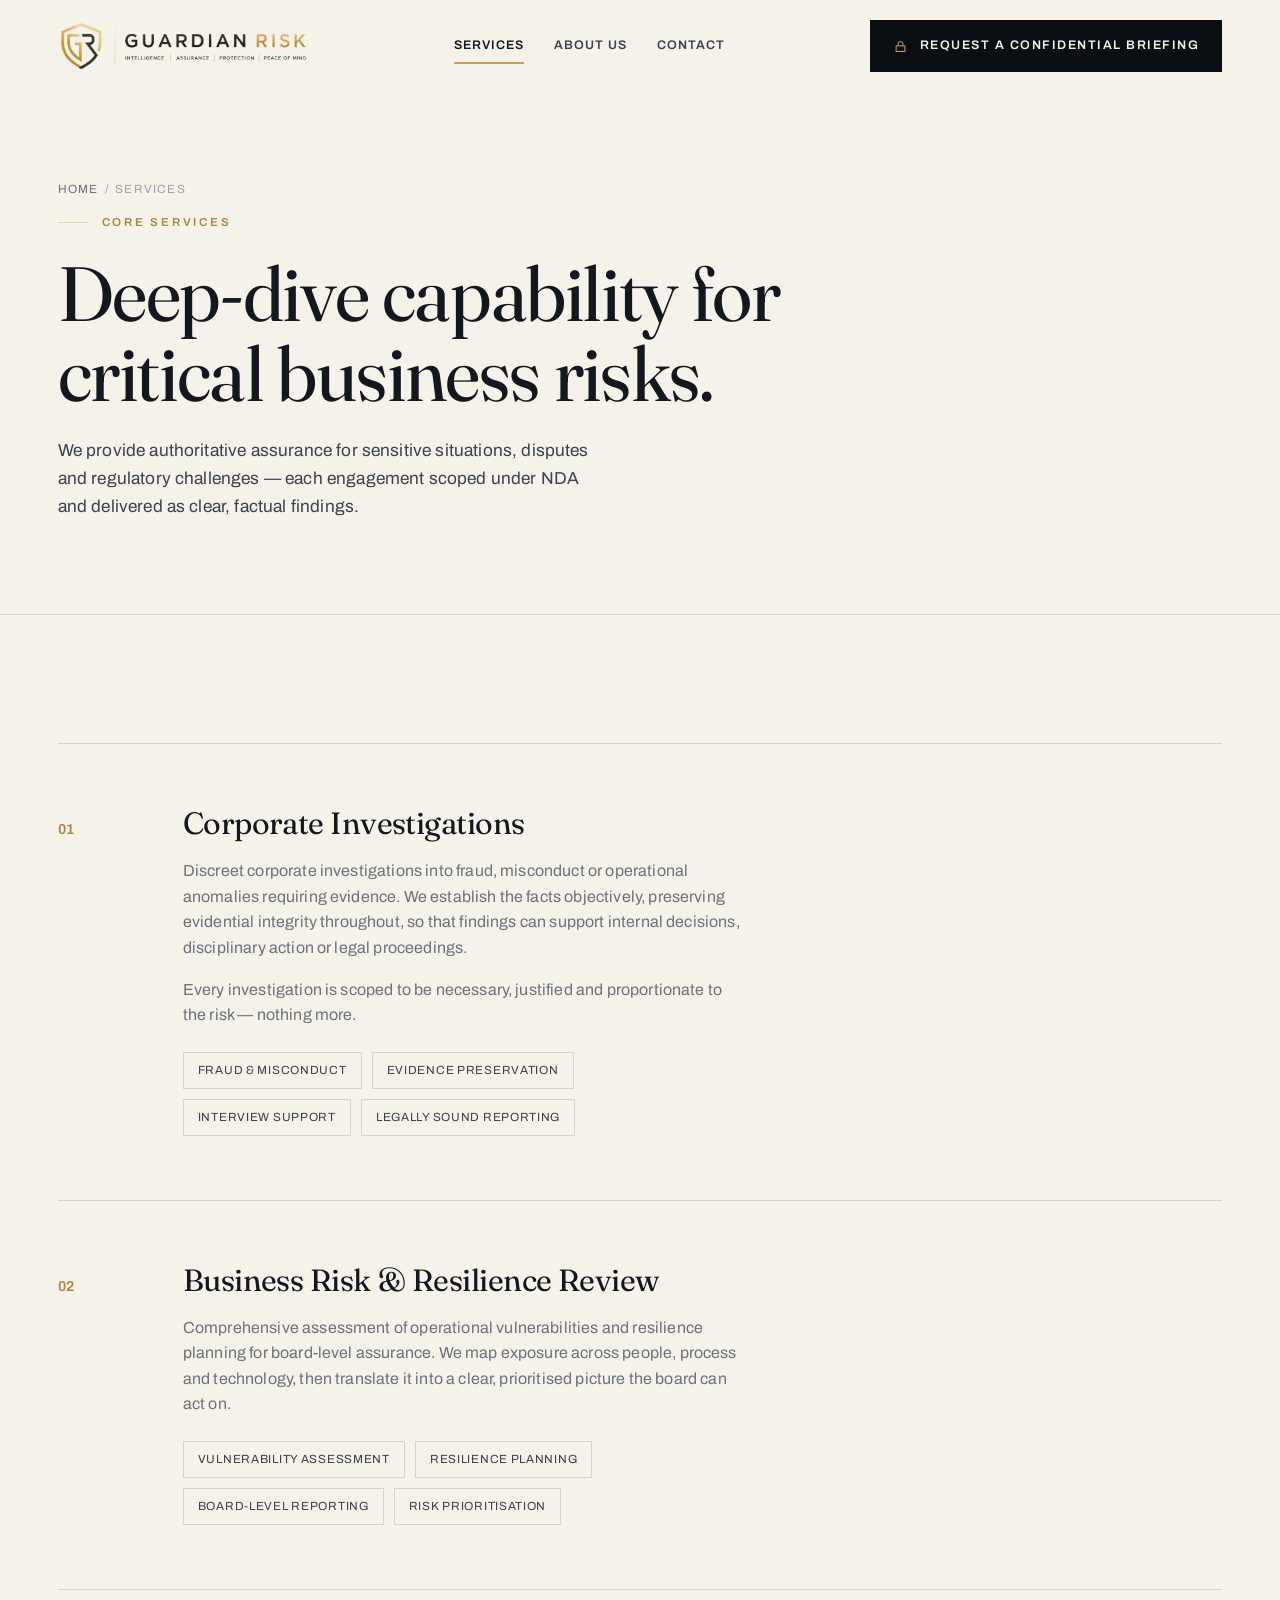
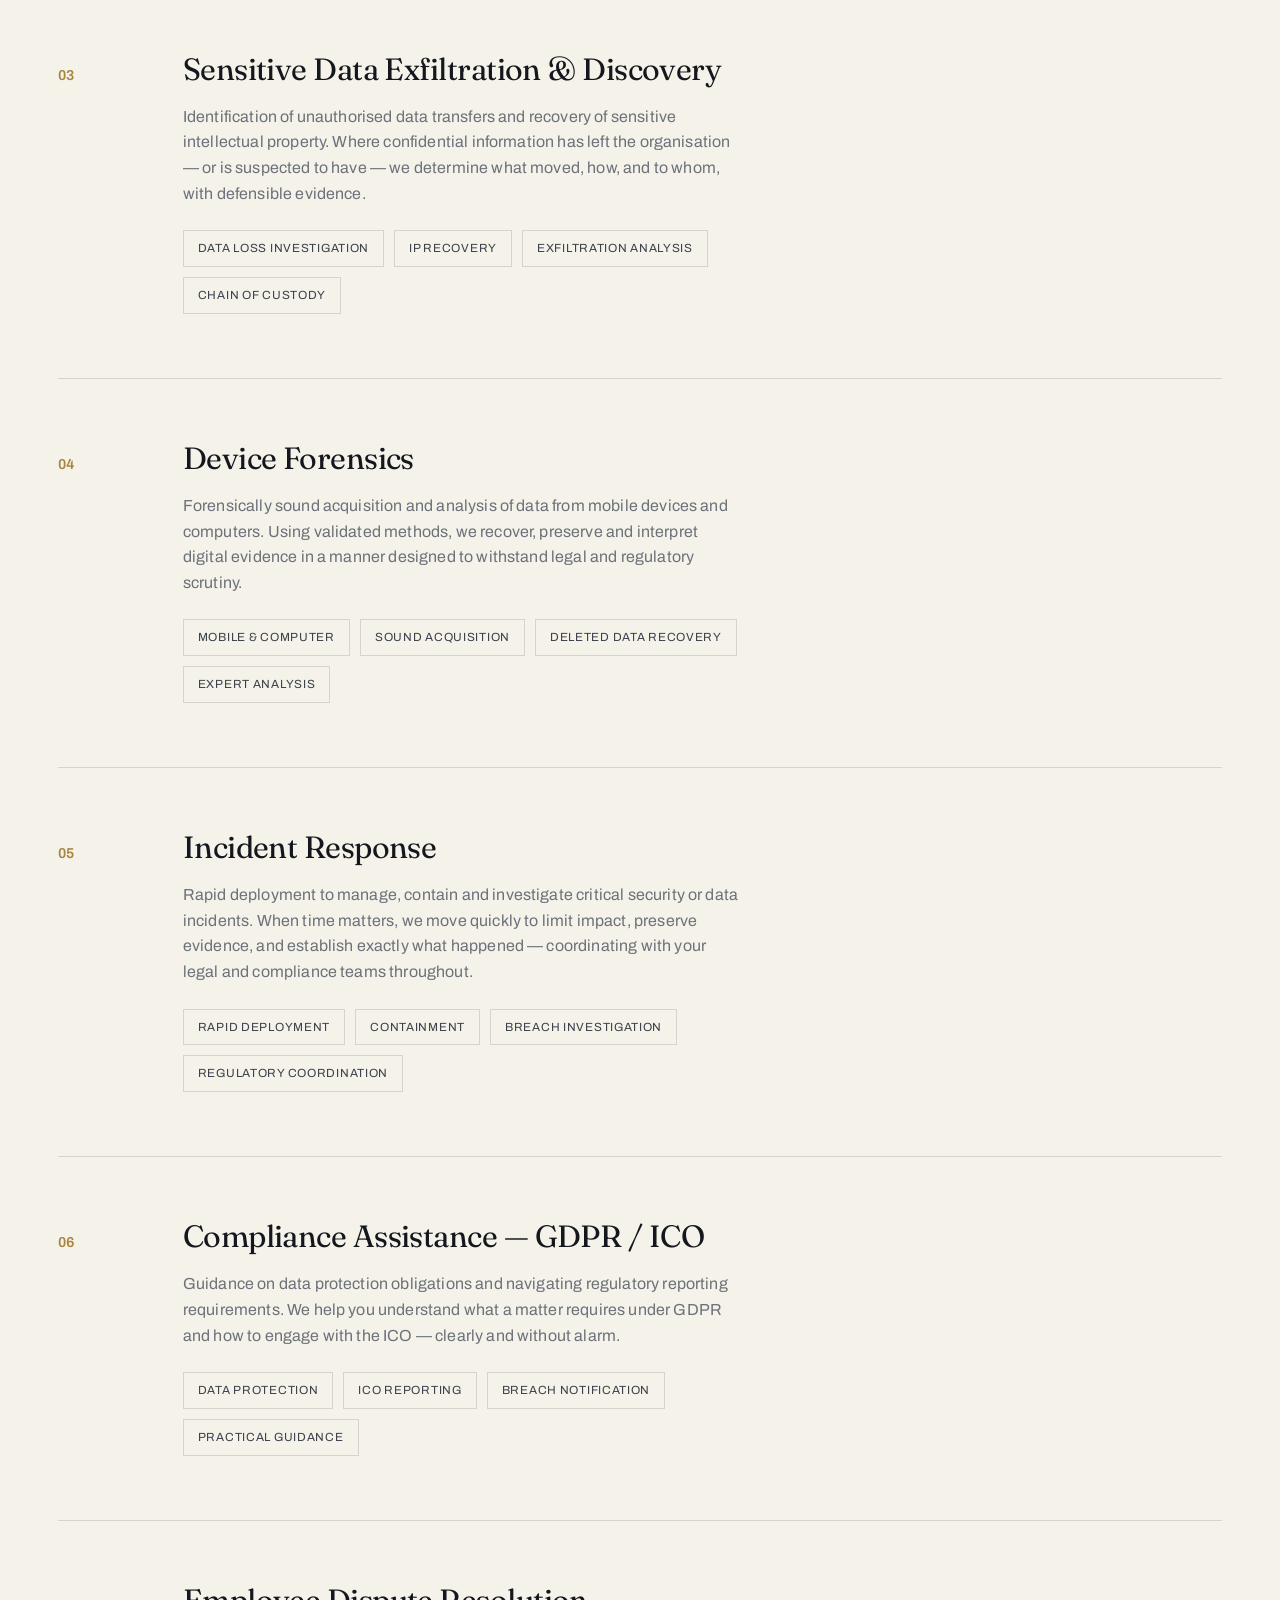
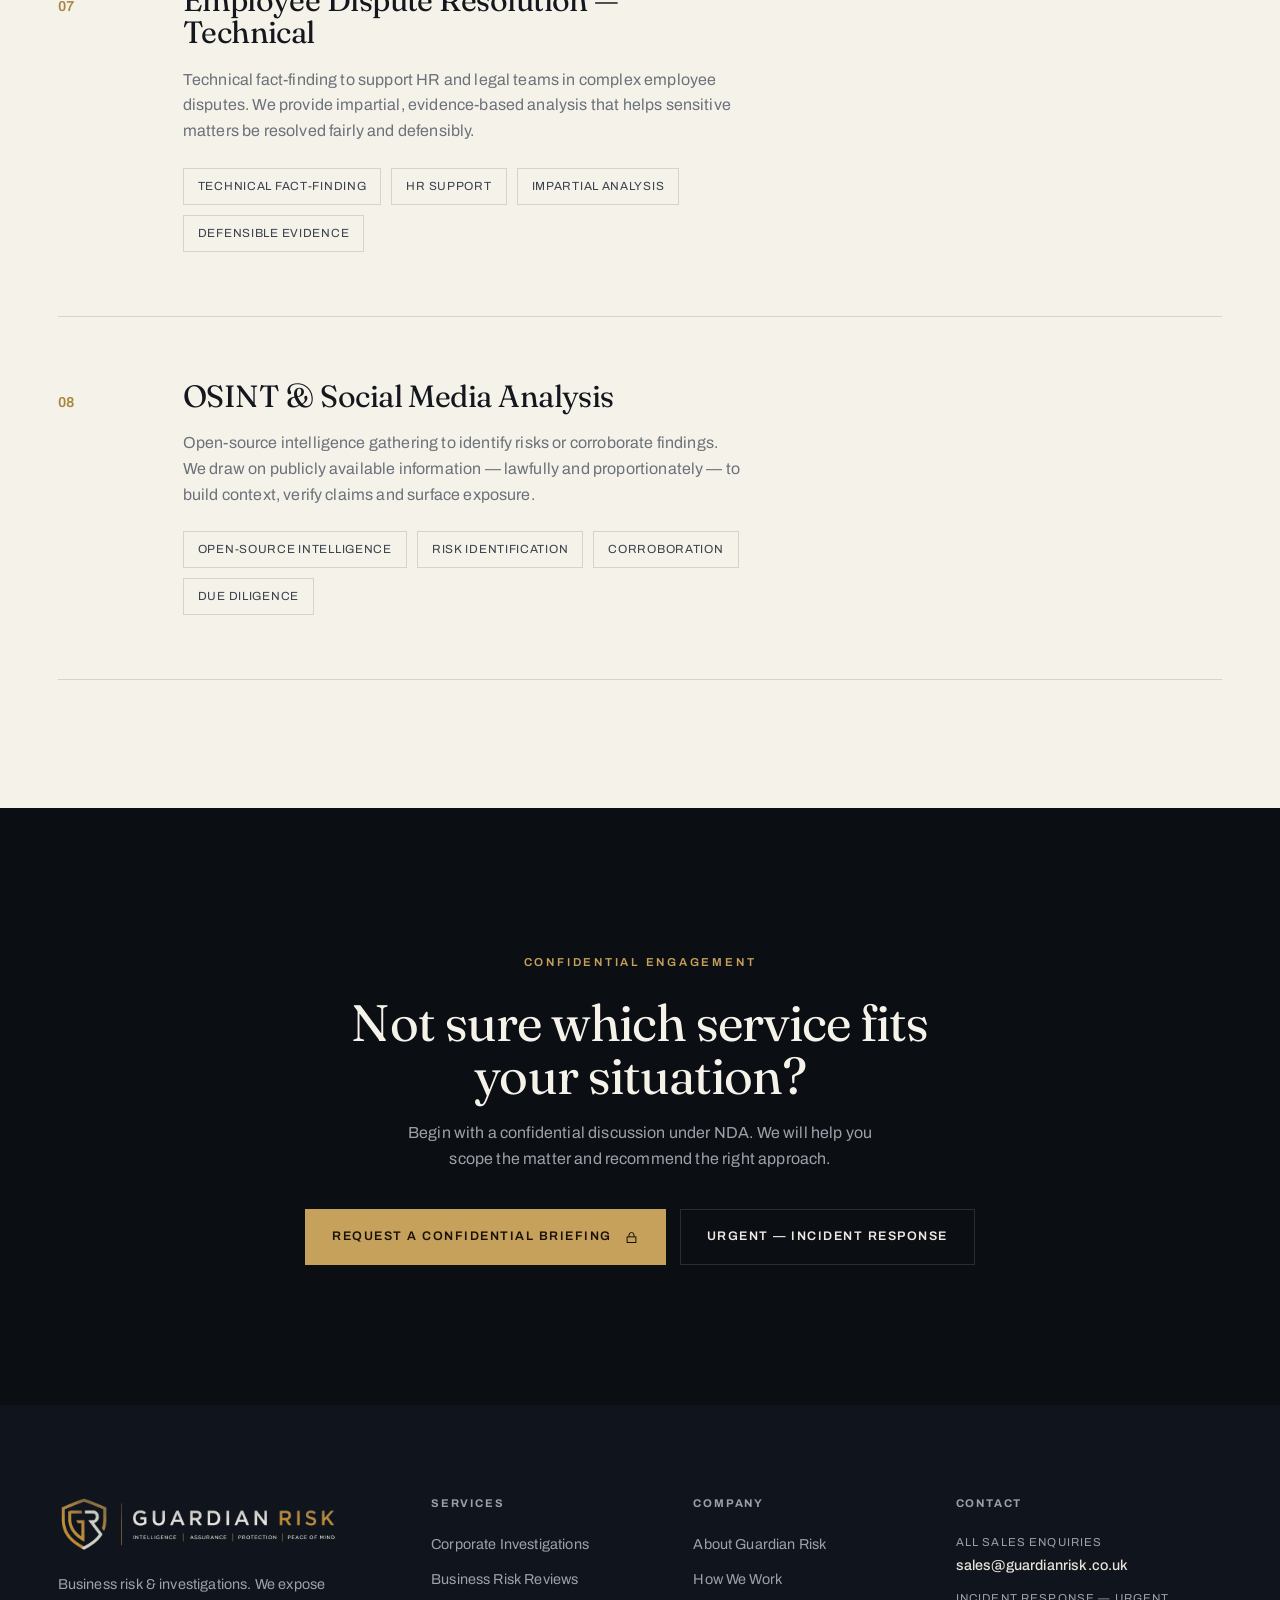
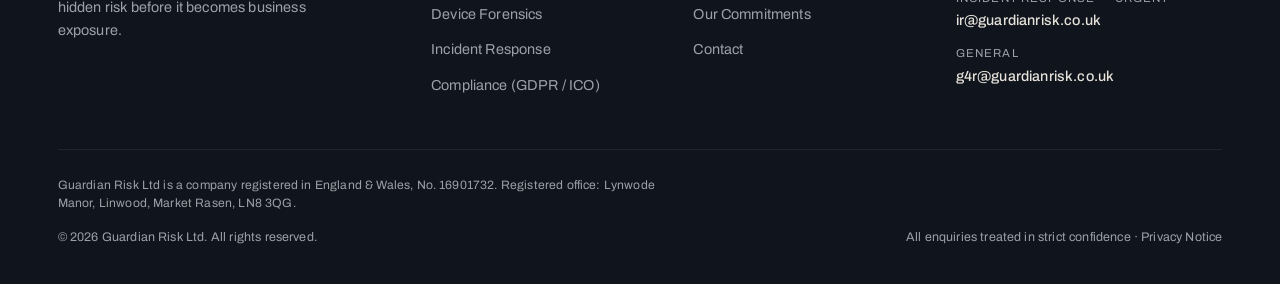
<file: services.html>
<!DOCTYPE html>
<html lang="en">
<head>
  <meta charset="UTF-8" />
  <meta name="viewport" content="width=device-width, initial-scale=1.0" />
  <title>Services | Guardian Risk Ltd</title>
  <meta name="description" content="Corporate investigations, business risk reviews, device forensics, data exfiltration discovery, incident response, GDPR/ICO compliance, employee dispute resolution and OSINT." />
  <link rel="canonical" href="https://guardian-risk-v2.maxnova.co.uk/services.html" />
  <meta name="theme-color" content="#0B0E12" />
  <meta property="og:type" content="website" />
  <meta property="og:site_name" content="Guardian Risk Ltd" />
  <meta property="og:title" content="Services | Guardian Risk Ltd" />
  <meta property="og:description" content="Corporate investigations, business risk reviews, device forensics, incident response, GDPR/ICO compliance and OSINT — clear, factual findings." />
  <meta property="og:url" content="https://guardian-risk-v2.maxnova.co.uk/services.html" />
  <meta property="og:image" content="https://guardian-risk-v2.maxnova.co.uk/assets/img/og-image.jpg" />
  <meta property="og:image:width" content="1200" />
  <meta property="og:image:height" content="630" />
  <meta name="twitter:card" content="summary_large_image" />
  <meta name="twitter:title" content="Services | Guardian Risk Ltd" />
  <meta name="twitter:description" content="Corporate investigations, business risk reviews, device forensics, incident response, GDPR/ICO compliance and OSINT." />
  <meta name="twitter:image" content="https://guardian-risk-v2.maxnova.co.uk/assets/img/og-image.jpg" />
  <link rel="icon" href="/favicon.ico" sizes="any" />
  <link rel="icon" type="image/png" sizes="32x32" href="/assets/img/favicon-32.png?v=1" />
  <link rel="apple-touch-icon" href="/assets/img/apple-touch-icon.png?v=1" />
  <link rel="preconnect" href="https://fonts.googleapis.com" />
  <link rel="preconnect" href="https://fonts.gstatic.com" crossorigin />
  <link href="https://fonts.googleapis.com/css2?family=Fraunces:ital,opsz,wght@0,9..144,400;0,9..144,500;1,9..144,400&family=Archivo:wght@400;500;600;700&display=swap" rel="stylesheet" />
  <link rel="stylesheet" href="/css/guardian.css?v=3" />
</head>
<body>

  <header class="site-header">
    <div class="wrap header-inner">
      <a class="brand" href="/index.html" aria-label="Guardian Risk — Business Risk &amp; Investigations">
        <img class="brand-logo" src="/assets/img/logo.png?v=1" width="1436" height="297" alt="Guardian Risk — Business Risk &amp; Investigations" />
      </a>
      <nav class="nav" aria-label="Primary">
        <a href="/services.html" class="active">Services</a>
        <a href="/about.html">About Us</a>
        <a href="/contact.html">Contact</a>
      </nav>
      <div class="header-cta">
        <a class="btn btn--dark" href="/contact.html">
          <svg class="lock" viewBox="0 0 24 24" fill="none" stroke="currentColor" stroke-width="1.6"><rect x="5" y="11" width="14" height="9"/><path d="M8 11V8a4 4 0 0 1 8 0v3"/></svg>
          Request a Confidential Briefing</a>
      </div>
      <button class="nav-toggle" aria-label="Toggle menu" aria-expanded="false"><span></span><span></span></button>
    </div>
  </header>

  <nav class="mobile-nav" aria-label="Mobile">
    <a href="/services.html">Services</a>
    <a href="/about.html">About Us</a>
    <a href="/contact.html">Contact</a>
    <a class="btn btn--brass" href="/contact.html">Request a Confidential Briefing</a>
    <div class="m-contact">Urgent — <a href="mailto:ir@guardianrisk.co.uk">ir@guardianrisk.co.uk</a></div>
  </nav>

  <!-- Page hero -->
  <section class="page-hero">
    <div class="wrap">
      <div class="breadcrumb reveal"><a href="/index.html">Home</a> &nbsp;/&nbsp; Services</div>
      <span class="eyebrow reveal" data-delay="60">Core Services</span>
      <h1 class="display reveal" data-delay="120">Deep-dive capability for critical business risks.</h1>
      <p class="lead reveal" data-delay="180">We provide authoritative assurance for sensitive situations, disputes and regulatory challenges — each engagement scoped under NDA and delivered as clear, factual findings.</p>
    </div>
  </section>

  <!-- Services detail -->
  <section class="section">
    <div class="wrap">

      <article class="svc-detail reveal" id="corporate-investigations">
        <span class="num">01</span>
        <div class="body">
          <h2 class="display">Corporate Investigations</h2>
          <p>Discreet corporate investigations into fraud, misconduct or operational anomalies requiring evidence. We establish the facts objectively, preserving evidential integrity throughout, so that findings can support internal decisions, disciplinary action or legal proceedings.</p>
          <p>Every investigation is scoped to be necessary, justified and proportionate to the risk — nothing more.</p>
          <div class="incl"><span>Fraud &amp; misconduct</span><span>Evidence preservation</span><span>Interview support</span><span>Legally sound reporting</span></div>
        </div>
      </article>

      <article class="svc-detail reveal" id="risk-review">
        <span class="num">02</span>
        <div class="body">
          <h2 class="display">Business Risk &amp; Resilience Review</h2>
          <p>Comprehensive assessment of operational vulnerabilities and resilience planning for board-level assurance. We map exposure across people, process and technology, then translate it into a clear, prioritised picture the board can act on.</p>
          <div class="incl"><span>Vulnerability assessment</span><span>Resilience planning</span><span>Board-level reporting</span><span>Risk prioritisation</span></div>
        </div>
      </article>

      <article class="svc-detail reveal" id="data-exfiltration">
        <span class="num">03</span>
        <div class="body">
          <h2 class="display">Sensitive Data Exfiltration &amp; Discovery</h2>
          <p>Identification of unauthorised data transfers and recovery of sensitive intellectual property. Where confidential information has left the organisation — or is suspected to have — we determine what moved, how, and to whom, with defensible evidence.</p>
          <div class="incl"><span>Data loss investigation</span><span>IP recovery</span><span>Exfiltration analysis</span><span>Chain of custody</span></div>
        </div>
      </article>

      <article class="svc-detail reveal" id="device-forensics">
        <span class="num">04</span>
        <div class="body">
          <h2 class="display">Device Forensics</h2>
          <p>Forensically sound acquisition and analysis of data from mobile devices and computers. Using validated methods, we recover, preserve and interpret digital evidence in a manner designed to withstand legal and regulatory scrutiny.</p>
          <div class="incl"><span>Mobile &amp; computer</span><span>Sound acquisition</span><span>Deleted data recovery</span><span>Expert analysis</span></div>
        </div>
      </article>

      <article class="svc-detail reveal" id="incident-response">
        <span class="num">05</span>
        <div class="body">
          <h2 class="display">Incident Response</h2>
          <p>Rapid deployment to manage, contain and investigate critical security or data incidents. When time matters, we move quickly to limit impact, preserve evidence, and establish exactly what happened — coordinating with your legal and compliance teams throughout.</p>
          <div class="incl"><span>Rapid deployment</span><span>Containment</span><span>Breach investigation</span><span>Regulatory coordination</span></div>
        </div>
      </article>

      <article class="svc-detail reveal" id="compliance">
        <span class="num">06</span>
        <div class="body">
          <h2 class="display">Compliance Assistance — GDPR / ICO</h2>
          <p>Guidance on data protection obligations and navigating regulatory reporting requirements. We help you understand what a matter requires under GDPR and how to engage with the ICO — clearly and without alarm.</p>
          <div class="incl"><span>Data protection</span><span>ICO reporting</span><span>Breach notification</span><span>Practical guidance</span></div>
        </div>
      </article>

      <article class="svc-detail reveal" id="employee-disputes">
        <span class="num">07</span>
        <div class="body">
          <h2 class="display">Employee Dispute Resolution — Technical</h2>
          <p>Technical fact-finding to support HR and legal teams in complex employee disputes. We provide impartial, evidence-based analysis that helps sensitive matters be resolved fairly and defensibly.</p>
          <div class="incl"><span>Technical fact-finding</span><span>HR support</span><span>Impartial analysis</span><span>Defensible evidence</span></div>
        </div>
      </article>

      <article class="svc-detail reveal" id="osint">
        <span class="num">08</span>
        <div class="body">
          <h2 class="display">OSINT &amp; Social Media Analysis</h2>
          <p>Open-source intelligence gathering to identify risks or corroborate findings. We draw on publicly available information — lawfully and proportionately — to build context, verify claims and surface exposure.</p>
          <div class="incl"><span>Open-source intelligence</span><span>Risk identification</span><span>Corroboration</span><span>Due diligence</span></div>
        </div>
      </article>

    </div>
  </section>

  <!-- CTA -->
  <section class="cta-band">
    <div class="wrap reveal">
      <span class="eyebrow eyebrow--plain eyebrow--light">Confidential Engagement</span>
      <h2 class="display">Not sure which service fits your situation?</h2>
      <p>Begin with a confidential discussion under NDA. We will help you scope the matter and recommend the right approach.</p>
      <div class="btn-row">
        <a class="btn btn--brass" href="/contact.html">Request a Confidential Briefing
          <svg viewBox="0 0 24 24" fill="none" stroke="currentColor" stroke-width="1.6"><rect x="5" y="11" width="14" height="9"/><path d="M8 11V8a4 4 0 0 1 8 0v3"/></svg></a>
        <a class="btn btn--outline" href="mailto:ir@guardianrisk.co.uk">Urgent — Incident Response</a>
      </div>
    </div>
  </section>

  <footer class="site-footer">
    <div class="wrap">
      <div class="footer-top">
        <div class="footer-brand">
          <a class="brand" href="/index.html" aria-label="Guardian Risk">
        <img class="brand-logo" src="/assets/img/logo-light.png?v=1" width="1436" height="297" alt="Guardian Risk" />
      </a>
          <p>Business risk &amp; investigations. We expose hidden risk before it becomes business exposure.</p>
        </div>
        <div class="footer-col">
          <h4>Services</h4>
          <ul>
            <li><a href="/services.html#corporate-investigations">Corporate Investigations</a></li>
            <li><a href="/services.html#risk-review">Business Risk Reviews</a></li>
            <li><a href="/services.html#device-forensics">Device Forensics</a></li>
            <li><a href="/services.html#incident-response">Incident Response</a></li>
            <li><a href="/services.html#compliance">Compliance (GDPR / ICO)</a></li>
          </ul>
        </div>
        <div class="footer-col">
          <h4>Company</h4>
          <ul>
            <li><a href="/about.html">About Guardian Risk</a></li>
            <li><a href="/about.html#process">How We Work</a></li>
            <li><a href="/about.html#commitments">Our Commitments</a></li>
            <li><a href="/contact.html">Contact</a></li>
          </ul>
        </div>
        <div class="footer-col">
          <h4>Contact</h4>
          <ul>
            <li><span class="tagl">All Sales Enquiries</span><a class="em" href="mailto:sales@guardianrisk.co.uk">sales@guardianrisk.co.uk</a></li>
            <li><span class="tagl">Incident Response — Urgent</span><a class="em" href="mailto:ir@guardianrisk.co.uk">ir@guardianrisk.co.uk</a></li>
            <li><span class="tagl">General</span><a class="em" href="mailto:g4r@guardianrisk.co.uk">g4r@guardianrisk.co.uk</a></li>
          </ul>
        </div>
      </div>
      <div class="footer-legal">Guardian Risk Ltd is a company registered in England &amp; Wales, No.&nbsp;16901732. Registered office: Lynwode Manor, Linwood, Market Rasen, LN8&nbsp;3QG.</div>
      <div class="footer-bottom">
        <span>&copy; <span class="js-year">2026</span> Guardian Risk Ltd. All rights reserved.</span>
        <span>All enquiries treated in strict confidence &middot; <a href="/contact.html#privacy">Privacy Notice</a></span>
      </div>
    </div>
  </footer>

  <script src="/js/main.js?v=2"></script>
</body>
</html>
</file>
<file: css/guardian.css>
/* ============================================================
   Guardian Risk — Light Authority (v2 homepage)
   Cream/ink editorial with brass accent + dark bands.
   Fonts: Fraunces (display) + Archivo (body/UI)
   ============================================================ */

:root {
  /* Paper / light surfaces */
  --paper:   #F5F2EA;
  --paper-2: #EFEADF;
  --paper-3: #E7E1D3;
  --card:    #FFFFFF;

  /* Ink */
  --ink:    #14181E;
  --ink-2:  #3B424B;
  --muted:  #6C727A;
  --faint:  #9AA0A7;

  /* Dark bands */
  --band:   #0B0E12;
  --band-2: #10151D;
  --band-3: #161C25;

  /* Accent */
  --brass:      #C6A15B;
  --brass-deep: #A8863F;
  --brass-soft: rgba(198,161,91,0.14);

  /* Risk red (network) */
  --red:      #E4443A;
  --red-soft: rgba(228,68,58,0.55);

  /* Lines */
  --hair:      rgba(20,24,30,0.14);
  --hair-2:    rgba(20,24,30,0.07);
  --hair-d:    rgba(237,234,227,0.14);
  --hair-d2:   rgba(237,234,227,0.07);
  --hair-brass:rgba(198,161,91,0.4);

  --display: 'Fraunces', Georgia, 'Times New Roman', serif;
  --sans: 'Archivo', -apple-system, BlinkMacSystemFont, 'Segoe UI', sans-serif;

  --maxw: 1320px;
  --gut: clamp(20px, 4.5vw, 60px);
  --sp: clamp(72px, 10vw, 140px);
  --ease: cubic-bezier(0.22, 1, 0.36, 1);
}

*, *::before, *::after { box-sizing: border-box; margin: 0; padding: 0; }
html { scroll-behavior: smooth; -webkit-text-size-adjust: 100%; }
body {
  background: var(--paper);
  color: var(--ink);
  font-family: var(--sans);
  font-size: 16px;
  line-height: 1.6;
  letter-spacing: 0.01em;
  -webkit-font-smoothing: antialiased;
  text-rendering: optimizeLegibility;
  overflow-x: hidden;
}
img, svg, video { max-width: 100%; display: block; }
a { color: inherit; text-decoration: none; }
::selection { background: var(--brass); color: #fff; }

.wrap { max-width: var(--maxw); margin: 0 auto; padding: 0 var(--gut); }
section { position: relative; }

/* ---------- Type ---------- */
.display { font-family: var(--display); font-weight: 400; line-height: 1.04; letter-spacing: -0.018em; }
h1.display { font-size: clamp(2.7rem, 6vw, 5.2rem); }
h2.display { font-size: clamp(2rem, 4vw, 3.4rem); }
h3.display { font-size: clamp(1.4rem, 2.2vw, 1.9rem); }
.lead { font-size: clamp(1.02rem, 1.35vw, 1.22rem); line-height: 1.6; color: var(--ink-2); max-width: 54ch; }

.eyebrow {
  font-size: 0.72rem; font-weight: 600; letter-spacing: 0.24em; text-transform: uppercase;
  color: var(--brass-deep); display: inline-flex; align-items: center; gap: 14px;
}
.eyebrow::before { content: ""; width: 30px; border-top: 1px solid var(--hair-brass); }
.eyebrow--center { justify-content: center; }
.eyebrow--center::before { width: 24px; }
.eyebrow--plain::before { display: none; }
.eyebrow--light { color: var(--brass); }

/* ---------- Buttons ---------- */
.btn {
  display: inline-flex; align-items: center; gap: 12px;
  font-size: 0.78rem; font-weight: 600; letter-spacing: 0.12em; text-transform: uppercase;
  padding: 17px 26px; border: 1px solid transparent; cursor: pointer;
  transition: background-color .35s var(--ease), color .35s var(--ease), border-color .35s var(--ease);
}
.btn svg { width: 15px; height: 15px; }
.btn--brass { background: var(--brass); color: #1a1206; border-color: var(--brass); }
.btn--brass:hover { background: var(--brass-deep); border-color: var(--brass-deep); color:#160f04; }
.btn--dark { background: var(--band); color: #F5F2EA; border-color: var(--band); }
.btn--dark:hover { background: #000; border-color:#000; }
.btn--dark .lock { color: var(--brass); }
.btn--outline { background: transparent; color: var(--ink); border-color: var(--hair); }
.btn--outline:hover { border-color: var(--ink); }

/* ============================================================
   Header
   ============================================================ */
.site-header {
  position: fixed; top: 0; left: 0; right: 0; z-index: 100;
  background: rgba(245,242,234,0);
  transition: background-color .4s var(--ease), border-color .4s var(--ease);
  border-bottom: 1px solid transparent;
}
.site-header.scrolled { background: rgba(245,242,234,0.94); border-bottom-color: var(--hair); }
.header-inner { display: flex; align-items: center; justify-content: space-between; gap: 24px; height: 92px; }

/* Logo */
.brand { display: flex; align-items: center; gap: 14px; }
.brand-logo { height: 52px; width: auto; display: block; }
.footer-brand .brand-logo { height: 58px; }
.brand .logo-mark { width: 46px; height: 46px; flex-shrink: 0; }
.brand .logo-text { display: flex; flex-direction: column; line-height: 1; }
.brand .logo-text .name { font-weight: 600; font-size: 1.24rem; letter-spacing: 0.14em; color: var(--ink); }
.brand .logo-text .tag { font-size: 0.54rem; font-weight: 600; letter-spacing: 0.2em; color: var(--brass-deep); margin-top: 6px; }

/* Nav */
.nav { display: flex; align-items: center; gap: 30px; }
.nav > a, .nav .has-drop > button {
  font-family: var(--sans); font-size: 0.78rem; font-weight: 600; letter-spacing: 0.08em; text-transform: uppercase;
  color: var(--ink-2); background: none; border: 0; cursor: pointer; padding: 6px 0;
  display: inline-flex; align-items: center; gap: 6px; position: relative; transition: color .3s var(--ease);
}
.nav > a::after, .nav .has-drop > button::after {
  content: ""; position: absolute; left: 0; bottom: -2px; width: 0; height: 1.5px; background: var(--brass); transition: width .3s var(--ease);
}
.nav > a:hover, .nav .has-drop:hover > button, .nav > a.active { color: var(--ink); }
.nav > a:hover::after, .nav > a.active::after { width: 100%; }
.nav .has-drop > button svg { width: 11px; height: 11px; transition: transform .3s var(--ease); }
.nav .has-drop:hover > button svg { transform: rotate(180deg); }

/* Dropdown */
.has-drop { position: relative; }
.dropdown {
  position: absolute; top: 100%; left: -20px; min-width: 288px; padding: 12px;
  background: var(--card); border: 1px solid var(--hair);
  box-shadow: 0 24px 60px -24px rgba(20,24,30,0.35);
  opacity: 0; visibility: hidden; transform: translateY(8px); transition: opacity .28s var(--ease), transform .28s var(--ease), visibility .28s;
}
.has-drop:hover .dropdown { opacity: 1; visibility: visible; transform: none; }
.dropdown a { display: block; padding: 12px 14px; transition: background-color .2s var(--ease); }
.dropdown a:hover { background: var(--paper-2); }
.dropdown a .t { display: block; font-size: 0.9rem; font-weight: 600; color: var(--ink); }
.dropdown a .d { display: block; font-size: 0.78rem; color: var(--muted); margin-top: 2px; }

.header-cta { display: flex; align-items: center; }
.header-cta .btn { padding: 15px 22px; }

.nav-toggle { display: none; background: none; border: 0; cursor: pointer; width: 44px; height: 44px; position: relative; }
.nav-toggle span { position: absolute; left: 10px; right: 10px; height: 1.5px; background: var(--ink); transition: transform .3s var(--ease); }
.nav-toggle span:nth-child(1) { top: 17px; }
.nav-toggle span:nth-child(2) { top: 26px; }
body.menu-open .nav-toggle span:nth-child(1) { transform: translateY(9px) rotate(45deg); }
body.menu-open .nav-toggle span:nth-child(2) { transform: translateY(0) rotate(-45deg); }

/* ============================================================
   Hero
   ============================================================ */
.hero { position: relative; min-height: 100svh; display: flex; align-items: center; overflow: hidden; background: var(--band); padding-top: 92px; }
.hero-bg { position: absolute; inset: 0; width: 100%; height: 100%; object-fit: cover; object-position: 68% center; z-index: 0; }
.hero-scrim { position: absolute; inset: 0; z-index: 1;
  background: linear-gradient(90deg, var(--paper) 0%, rgba(245,242,234,0.97) 28%, rgba(245,242,234,0.86) 44%, rgba(245,242,234,0.28) 58%, rgba(245,242,234,0) 70%); }
.hero-inner { position: relative; z-index: 2; width: 100%; }
.hero-copy { max-width: 600px; padding: clamp(24px,5vh,64px) 0; }
.hero-copy .rule { display: block; width: 64px; height: 1px; background: var(--brass); margin: 26px 0 30px; }
.hero-copy h1 { max-width: 13ch; margin-bottom: 26px; }
.hero-copy h1 .brass { color: var(--brass-deep); font-style: italic; }
.hero-copy .lead { margin: 0 0 40px; color: var(--ink-2); }
.hero-cta { display: flex; flex-wrap: wrap; gap: 14px; }

/* risk taxonomy strip along hero base */
.hero-risks { position: absolute; left: 0; right: 0; bottom: 0; z-index: 2;
  display: flex; flex-wrap: wrap; gap: 8px 0; justify-content: flex-end;
  padding: 34px var(--gut) 18px;
  background: linear-gradient(rgba(11,14,18,0) 0%, rgba(11,14,18,0.55) 100%); }
.hero-risks .hr { font-size: 0.66rem; font-weight: 600; letter-spacing: 0.14em; text-transform: uppercase;
  color: #EDEAE3; padding: 0 18px; position: relative; }
.hero-risks .hr::before { content: ""; position: absolute; left: -3px; top: 50%; width: 5px; height: 5px;
  background: var(--red); border-radius: 50%; transform: translateY(-50%); box-shadow: 0 0 8px 1px var(--red-soft); }
.hero-risks .hr:first-child { padding-left: 8px; }

/* ============================================================
   Value band (dark)
   ============================================================ */
.value-band { background: var(--band); color: #EDEAE3; padding: clamp(40px,5vw,58px) 0; }
.value-grid { display: grid; grid-template-columns: repeat(5, 1fr); }
.value { padding: 6px 26px; border-right: 1px solid var(--hair-d2); display: flex; gap: 16px; align-items: flex-start; }
.value:first-child { padding-left: 0; }
.value:last-child { border-right: 0; padding-right: 0; }
.value .ic { width: 34px; height: 34px; flex-shrink: 0; }
.value .ic svg { width: 100%; height: 100%; stroke: var(--brass); fill: none; stroke-width: 1.1; }
.value .h { font-size: 0.74rem; font-weight: 700; letter-spacing: 0.08em; text-transform: uppercase; color: #F5F2EA; }
.value .p { font-size: 0.82rem; line-height: 1.4; color: #9BA1AA; margin-top: 6px; }

/* ============================================================
   Industries trust bar
   ============================================================ */
.industries { background: var(--paper); padding: clamp(48px,6vw,72px) 0; border-bottom: 1px solid var(--hair); }
.industries .eyebrow { display: flex; justify-content: center; margin-bottom: 40px; }
.ind-grid { display: grid; grid-template-columns: repeat(8, 1fr); }
.ind { text-align: center; padding: 6px 8px; border-right: 1px solid var(--hair-2); }
.ind:last-child { border-right: 0; }
.ind .ic { height: 40px; display: grid; place-items: center; margin-bottom: 16px; }
.ind .ic svg { width: 34px; height: 34px; stroke: var(--ink-2); fill: none; stroke-width: 1.1; }
.ind .l { font-size: 0.66rem; font-weight: 600; letter-spacing: 0.1em; text-transform: uppercase; color: var(--muted); }

/* ============================================================
   Generic section scaffolding (light)
   ============================================================ */
.section { padding: var(--sp) 0; }
.section--paper2 { background: var(--paper-2); }
.section-head { max-width: 68ch; margin-bottom: clamp(40px,6vw,72px); }
.section-head h2 { margin: 14px 0 18px; }

/* services rows (light) */
.svc-grid { border-top: 1px solid var(--hair); }
.svc-row { display: grid; grid-template-columns: 78px 1fr minmax(auto,340px) 56px; gap: 24px; align-items: start;
  padding: 32px 0; border-bottom: 1px solid var(--hair); transition: background-color .35s var(--ease); position: relative; }
.svc-row:hover { background: var(--paper-2); }
.svc-row .num { color: var(--brass-deep); font-weight: 600; font-variant-numeric: tabular-nums; padding-top: 6px; font-size: 0.82rem; letter-spacing: 0.06em; }
.svc-row h3 { font-family: var(--display); font-weight: 400; font-size: clamp(1.25rem,1.8vw,1.6rem); }
.svc-row p { color: var(--muted); font-size: 0.94rem; }
.svc-row .arrow { justify-self: end; color: var(--faint); padding-top: 6px; transition: color .3s var(--ease), transform .3s var(--ease); }
.svc-row .arrow svg { width: 20px; height: 20px; }
.svc-row:hover .arrow { color: var(--brass-deep); transform: translateX(4px); }
.svc-row a.cover { position: absolute; inset: 0; z-index: 3; }

/* process (light) */
.process { display: grid; grid-template-columns: repeat(3,1fr); border-top: 1px solid var(--hair); }
.process .step { padding: 40px 30px 40px 0; border-right: 1px solid var(--hair); }
.process .step:last-child { border-right: 0; padding-right: 0; }
.process .step .num { font-family: var(--display); font-size: 3rem; color: var(--brass-deep); line-height: 1; display: block; margin-bottom: 22px; }
.process .step h3 { font-size: 1.2rem; font-weight: 600; margin-bottom: 12px; }
.process .step p { color: var(--muted); font-size: 0.94rem; }

/* CTA band (dark) */
.cta-band { background: var(--band); color: #EDEAE3; text-align: center; padding: clamp(80px,11vw,140px) 0; }
.cta-band .eyebrow { justify-content: center; color: var(--brass); }
.cta-band h2 { margin: 22px auto 18px; max-width: 20ch; color: #F5F2EA; }
.cta-band p { margin: 0 auto 38px; max-width: 52ch; color: #9BA1AA; }
.cta-band .btn-row { display: flex; justify-content: center; flex-wrap: wrap; gap: 14px; }
.cta-band .btn--outline { color: #EDEAE3; border-color: var(--hair-d); }
.cta-band .btn--outline:hover { border-color: var(--brass); color: var(--brass); }

/* ============================================================
   Footer (dark)
   ============================================================ */
.site-footer { background: var(--band-2); color: #B7BCC2; padding: clamp(60px,8vw,90px) 0 36px; }
.footer-top { display: grid; grid-template-columns: 1.5fr 1fr 1fr 1.2fr; gap: 40px; padding-bottom: 52px; border-bottom: 1px solid var(--hair-d2); }
.footer-brand .brand .logo-text .name { color: #F5F2EA; }
.footer-brand p { color: #9BA1AA; font-size: 0.9rem; max-width: 34ch; margin-top: 20px; }
.footer-col h4 { font-size: 0.7rem; font-weight: 700; letter-spacing: 0.16em; text-transform: uppercase; color: var(--faint); margin-bottom: 20px; }
.footer-col ul { list-style: none; display: flex; flex-direction: column; gap: 12px; }
.footer-col a, .footer-col li { color: #9BA1AA; font-size: 0.9rem; transition: color .3s var(--ease); }
.footer-col a:hover { color: var(--brass); }
.footer-col .tagl { display: block; color: var(--faint); font-size: 0.72rem; letter-spacing: 0.1em; text-transform: uppercase; margin-bottom: 2px; }
.footer-col .em { color: #E6E2DA; font-weight: 500; }
.footer-legal { padding-top: 26px; color: var(--faint); font-size: 0.76rem; line-height: 1.5; max-width: 90ch; }
.footer-bottom { display: flex; justify-content: space-between; align-items: center; flex-wrap: wrap; gap: 14px; padding-top: 16px; color: var(--faint); font-size: 0.78rem; }
.footer-bottom a:hover { color: var(--brass); }

/* ---------- Mobile nav ---------- */
.mobile-nav { display: none; }

/* ---------- Reveal ---------- */
.reveal { opacity: 0; transform: translateY(22px); transition: opacity .7s var(--ease), transform .7s var(--ease); }
.reveal.in { opacity: 1; transform: none; }

/* ============================================================
   Responsive
   ============================================================ */
@media (max-width: 1080px) {
  .value-grid { grid-template-columns: repeat(3,1fr); gap: 28px 0; }
  .value:nth-child(3) { border-right: 0; }
  .value:nth-child(n+4) { padding-top: 4px; }
  .ind-grid { grid-template-columns: repeat(4,1fr); gap: 32px 0; }
  .ind:nth-child(4) { border-right: 0; }
}
@media (max-width: 940px) {
  .nav, .header-cta .btn { display: none; }
  .nav-toggle { display: block; }
  .brand-logo { height: 40px; }
  .footer-brand .brand-logo { height: 48px; }
  .hero { flex-direction: column; min-height: 0; background: var(--paper); align-items: stretch; }
  .hero-bg { position: static; order: 2; width: 100%; height: clamp(240px, 56vw, 420px); object-position: 60% center; }
  .hero-scrim { display: none; }
  .hero-inner { order: 1; padding: clamp(28px,7vh,56px) 0 clamp(32px,6vh,48px); }
  .hero-copy { padding: 0; max-width: none; }
  .hero-risks { position: static; order: 3; background: var(--band); justify-content: flex-start; padding: 16px var(--gut); }
  .mobile-nav {
    position: fixed; inset: 0; z-index: 90; background: var(--band); color:#EDEAE3;
    display: flex; flex-direction: column; justify-content: center; padding: 0 var(--gut);
    transform: translateX(100%); transition: transform .5s var(--ease);
  }
  body.menu-open .mobile-nav { transform: none; }
  .mobile-nav a { font-family: var(--display); font-size: 1.9rem; padding: 12px 0; color:#F5F2EA; border-bottom: 1px solid var(--hair-d2); }
  .mobile-nav a:last-of-type { border-bottom: 0; }
  .mobile-nav .btn { margin-top: 28px; align-self: flex-start; font-family: var(--sans); font-size: 0.8rem; }
  .mobile-nav .m-contact { margin-top: 32px; color:#9BA1AA; font-size: 0.9rem; }
  .mobile-nav .m-contact a { font-family: var(--sans); font-size: 0.95rem; color: var(--brass); }
  body.menu-open .nav-toggle span { background: #F5F2EA; }
}
@media (max-width: 760px) {
  .svc-row { grid-template-columns: 40px 1fr; gap: 6px 14px; }
  .svc-row p { grid-column: 2; }
  .svc-row .arrow { display: none; }
  .process { grid-template-columns: 1fr; }
  .process .step { border-right: 0; border-bottom: 1px solid var(--hair); padding: 30px 0; }
  .process .step:last-child { border-bottom: 0; }
  .footer-top { grid-template-columns: 1fr 1fr; gap: 36px 24px; }
  .annot--b, .annot--e { display: none; }
  .annot { max-width: 168px; }
}
@media (max-width: 560px) {
  .value-grid { grid-template-columns: 1fr 1fr; }
  .value { border-right: 0; padding: 4px 0; }
  .ind-grid { grid-template-columns: repeat(2,1fr); }
  .ind { border-right: 0; }
  .footer-top { grid-template-columns: 1fr; }
  .annot--c, .annot--d { max-width: 150px; }
}
/* ============================================================
   Interior pages (light) — hero, services detail, process,
   commitments, stats, contact, privacy
   ============================================================ */

/* page hero */
.page-hero { padding: clamp(150px,20vh,232px) 0 clamp(52px,8vw,88px); border-bottom: 1px solid var(--hair); position: relative; }
.page-hero h1 { margin: 22px 0 24px; max-width: 18ch; }
.page-hero .lead { margin-bottom: 6px; }
.breadcrumb { font-size: 0.74rem; letter-spacing: 0.1em; text-transform: uppercase; color: var(--faint); margin-bottom: 6px; }
.breadcrumb a { color: var(--muted); }
.breadcrumb a:hover { color: var(--brass-deep); }

/* statement / pull quote */
.statement { font-family: var(--display); font-weight: 400; font-size: clamp(1.5rem,3vw,2.6rem); line-height: 1.3; letter-spacing: -0.01em; max-width: 24ch; color: var(--ink); }
.statement em { font-style: italic; color: var(--brass-deep); }

/* service detail */
.svc-detail { display: grid; grid-template-columns: 74px 1fr; gap: clamp(20px,4vw,56px); padding: clamp(40px,5vw,64px) 0; border-bottom: 1px solid var(--hair); }
.svc-detail:first-child { border-top: 1px solid var(--hair); }
.svc-detail .num { font-variant-numeric: tabular-nums; color: var(--brass-deep); font-size: 0.9rem; font-weight: 600; padding-top: 10px; }
.svc-detail h2 { font-size: clamp(1.5rem,2.4vw,2.1rem); margin-bottom: 18px; }
.svc-detail .body { max-width: 62ch; }
.svc-detail .body p { color: var(--muted); margin-bottom: 16px; }
.svc-detail .incl { display: flex; flex-wrap: wrap; gap: 10px; margin-top: 24px; }
.svc-detail .incl span { font-size: 0.74rem; letter-spacing: 0.06em; text-transform: uppercase; color: var(--ink-2); border: 1px solid var(--hair); padding: 8px 14px; }

/* commitments */
.commit-grid { display: grid; grid-template-columns: repeat(2,1fr); gap: 1px; background: var(--hair); border: 1px solid var(--hair); }
.commit { background: var(--paper); padding: 38px 34px; min-height: 210px; display: flex; flex-direction: column; gap: 14px; }
.section--paper2 .commit { background: var(--paper-2); }
.commit .ico { width: 30px; height: 30px; }
.commit .ico svg { width: 100%; height: 100%; stroke: var(--brass-deep); fill: none; stroke-width: 1; }
.commit h3 { font-size: 1.1rem; font-weight: 600; }
.commit p { color: var(--muted); font-size: 0.92rem; margin-top: auto; }

/* stats */
.stats { display: grid; grid-template-columns: repeat(4,1fr); border-top: 1px solid var(--hair); border-bottom: 1px solid var(--hair); }
.stat { padding: 38px 22px 38px 0; border-right: 1px solid var(--hair); }
.stat:last-child { border-right: 0; }
.stat .fig { font-family: var(--display); font-weight: 400; font-size: clamp(2rem,3.4vw,3rem); color: var(--ink); line-height: 1; }
.stat .fig em { font-style: normal; color: var(--brass-deep); }
.stat .lab { color: var(--muted); font-size: 0.8rem; letter-spacing: 0.04em; margin-top: 12px; text-transform: uppercase; }

/* contact */
.contact-grid { display: grid; grid-template-columns: 1fr 1fr; gap: clamp(36px,6vw,88px); align-items: start; }
.contact-channels { border-top: 1px solid var(--hair); }
.channel { padding: 26px 0; border-bottom: 1px solid var(--hair); }
.channel .tag { font-size: 0.72rem; letter-spacing: 0.16em; text-transform: uppercase; color: var(--brass-deep); margin-bottom: 10px; }
.channel a.em { font-family: var(--display); font-weight: 400; font-size: clamp(1.3rem,2.2vw,1.7rem); color: var(--ink); transition: color .3s var(--ease); }
.channel a.em:hover { color: var(--brass-deep); }
.channel p { color: var(--muted); font-size: 0.9rem; margin-top: 8px; }

.form { display: flex; flex-direction: column; gap: 20px; }
.field { display: flex; flex-direction: column; gap: 8px; }
.field label { font-size: 0.76rem; letter-spacing: 0.1em; text-transform: uppercase; color: var(--ink-2); }
.field label .req { color: var(--brass-deep); }
.field input, .field textarea, .field select { background: var(--card); border: 1px solid var(--hair); color: var(--ink); font-family: var(--sans); font-size: 0.98rem; padding: 14px 16px; transition: border-color .3s var(--ease); width: 100%; }
.field textarea { resize: vertical; min-height: 140px; }
.field input:focus, .field textarea:focus { outline: none; border-color: var(--brass); }
.field input::placeholder, .field textarea::placeholder { color: var(--faint); }
.form-row { display: grid; grid-template-columns: 1fr 1fr; gap: 20px; }
.hp { position: absolute; left: -9999px; opacity: 0; height: 0; overflow: hidden; }
.form-note { color: var(--muted); font-size: 0.82rem; display: flex; gap: 10px; align-items: flex-start; }
.form-note svg { width: 16px; height: 16px; flex-shrink: 0; margin-top: 2px; color: var(--brass-deep); }
.form-status { font-size: 0.9rem; padding: 14px 16px; border: 1px solid var(--hair); display: none; }
.form-status.show { display: block; }
.form-status.ok { border-color: var(--hair-brass); background: var(--brass-soft); color: var(--ink); }
.form-status.err { border-color: rgba(200,60,50,0.4); background: rgba(200,60,50,0.06); color: #9a3129; }

/* standards & assurance grid */
.assure-grid { display: grid; grid-template-columns: repeat(3,1fr); gap: 1px; background: var(--hair); border: 1px solid var(--hair); }
.assure { background: var(--paper); padding: 32px 30px; display: flex; flex-direction: column; gap: 12px; }
.assure .ic { width: 30px; height: 30px; }
.assure .ic svg { width: 100%; height: 100%; stroke: var(--brass-deep); fill: none; stroke-width: 1.1; }
.assure .h { font-size: 1.02rem; font-weight: 600; letter-spacing: 0.01em; }
.assure p { color: var(--muted); font-size: 0.9rem; }
@media (max-width: 860px) { .assure-grid { grid-template-columns: repeat(2,1fr); } }
@media (max-width: 520px) { .assure-grid { grid-template-columns: 1fr; } }

/* prose (privacy) */
.prose p { color: var(--muted); margin-bottom: 18px; }
.prose a { color: var(--brass-deep); }

@media (max-width: 760px) {
  .svc-detail { grid-template-columns: 1fr; gap: 10px; }
  .svc-detail .num { padding-top: 0; }
  .contact-grid { grid-template-columns: 1fr; }
  .stats { grid-template-columns: repeat(2,1fr); }
  .stat:nth-child(2) { border-right: 0; }
  .stat { border-bottom: 1px solid var(--hair); }
  .form-row { grid-template-columns: 1fr; }
}
@media (max-width: 560px) {
  .commit-grid { grid-template-columns: 1fr; }
  .stats { grid-template-columns: 1fr; }
  .stat { border-right: 0; }
}

@media (prefers-reduced-motion: reduce) {
  * { transition-duration: .01ms !important; }
  html { scroll-behavior: auto; }
  .reveal { opacity: 1; transform: none; }
}
</file>
